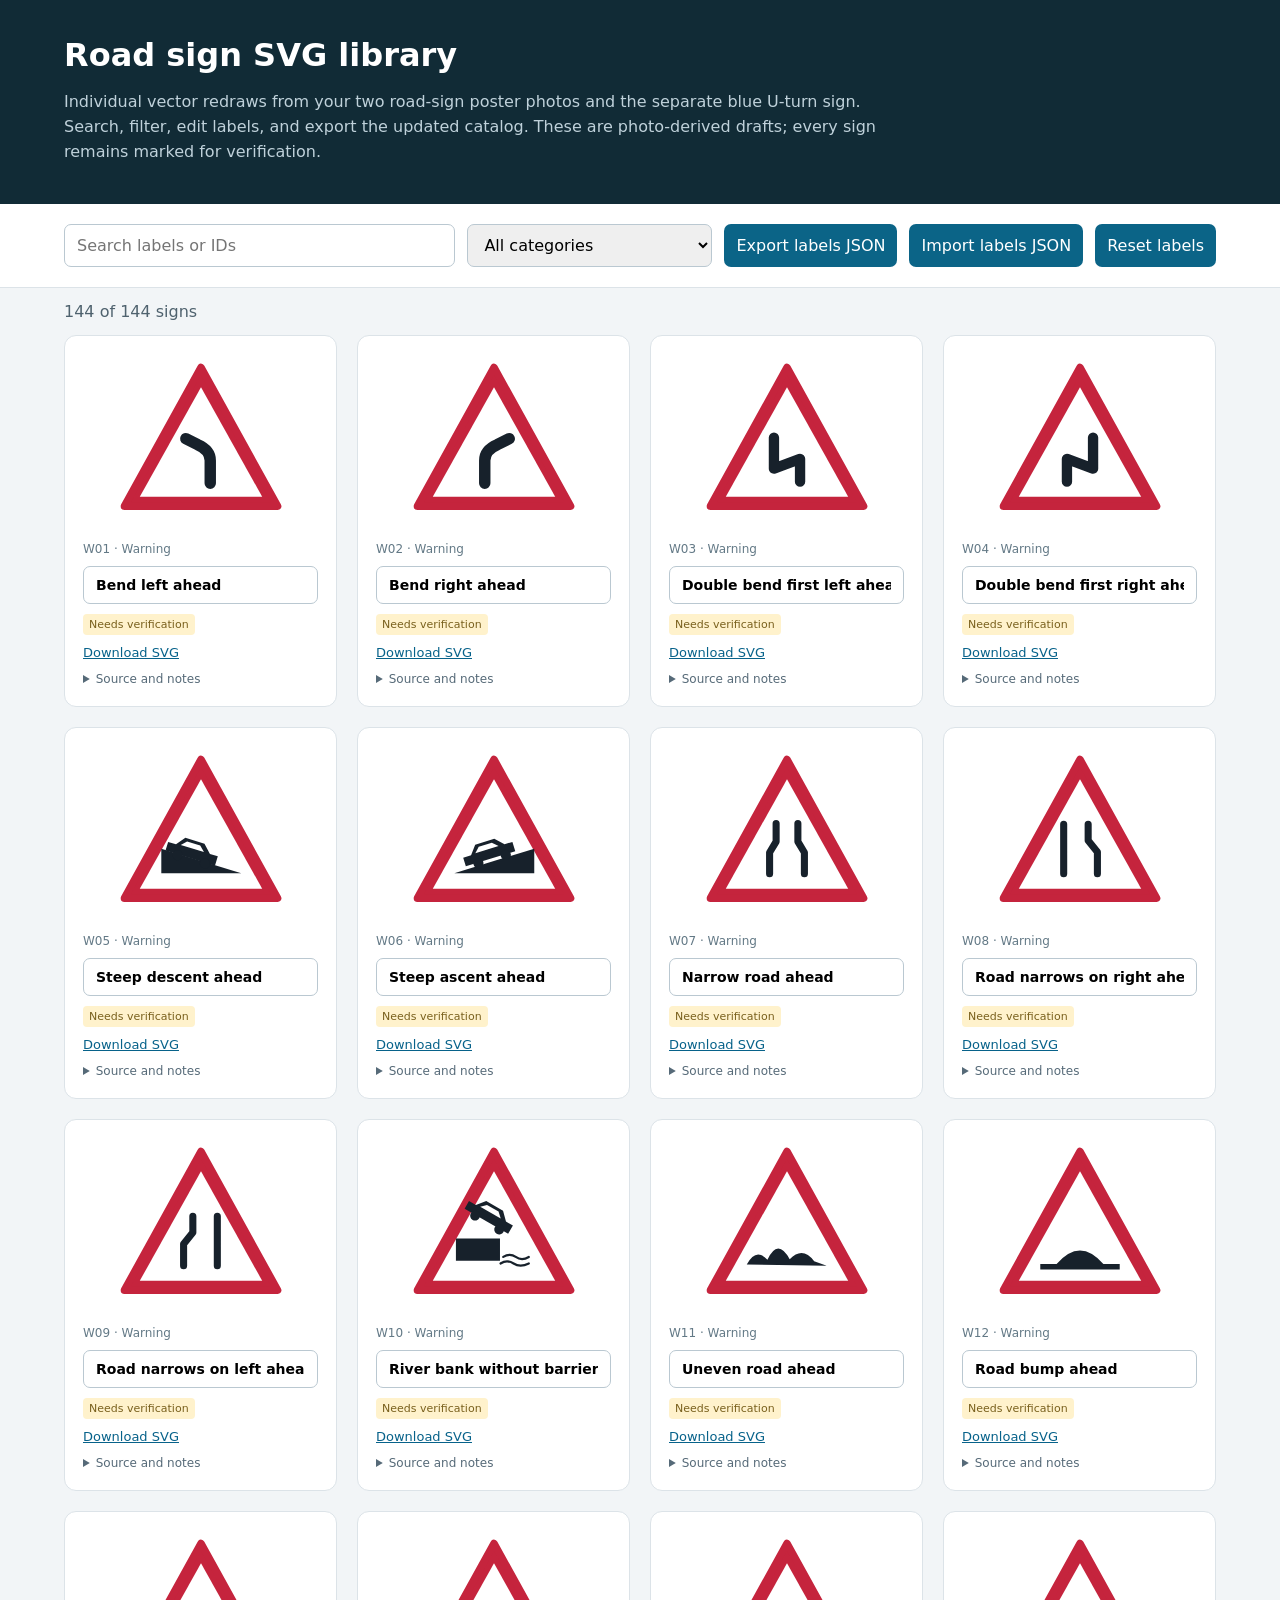
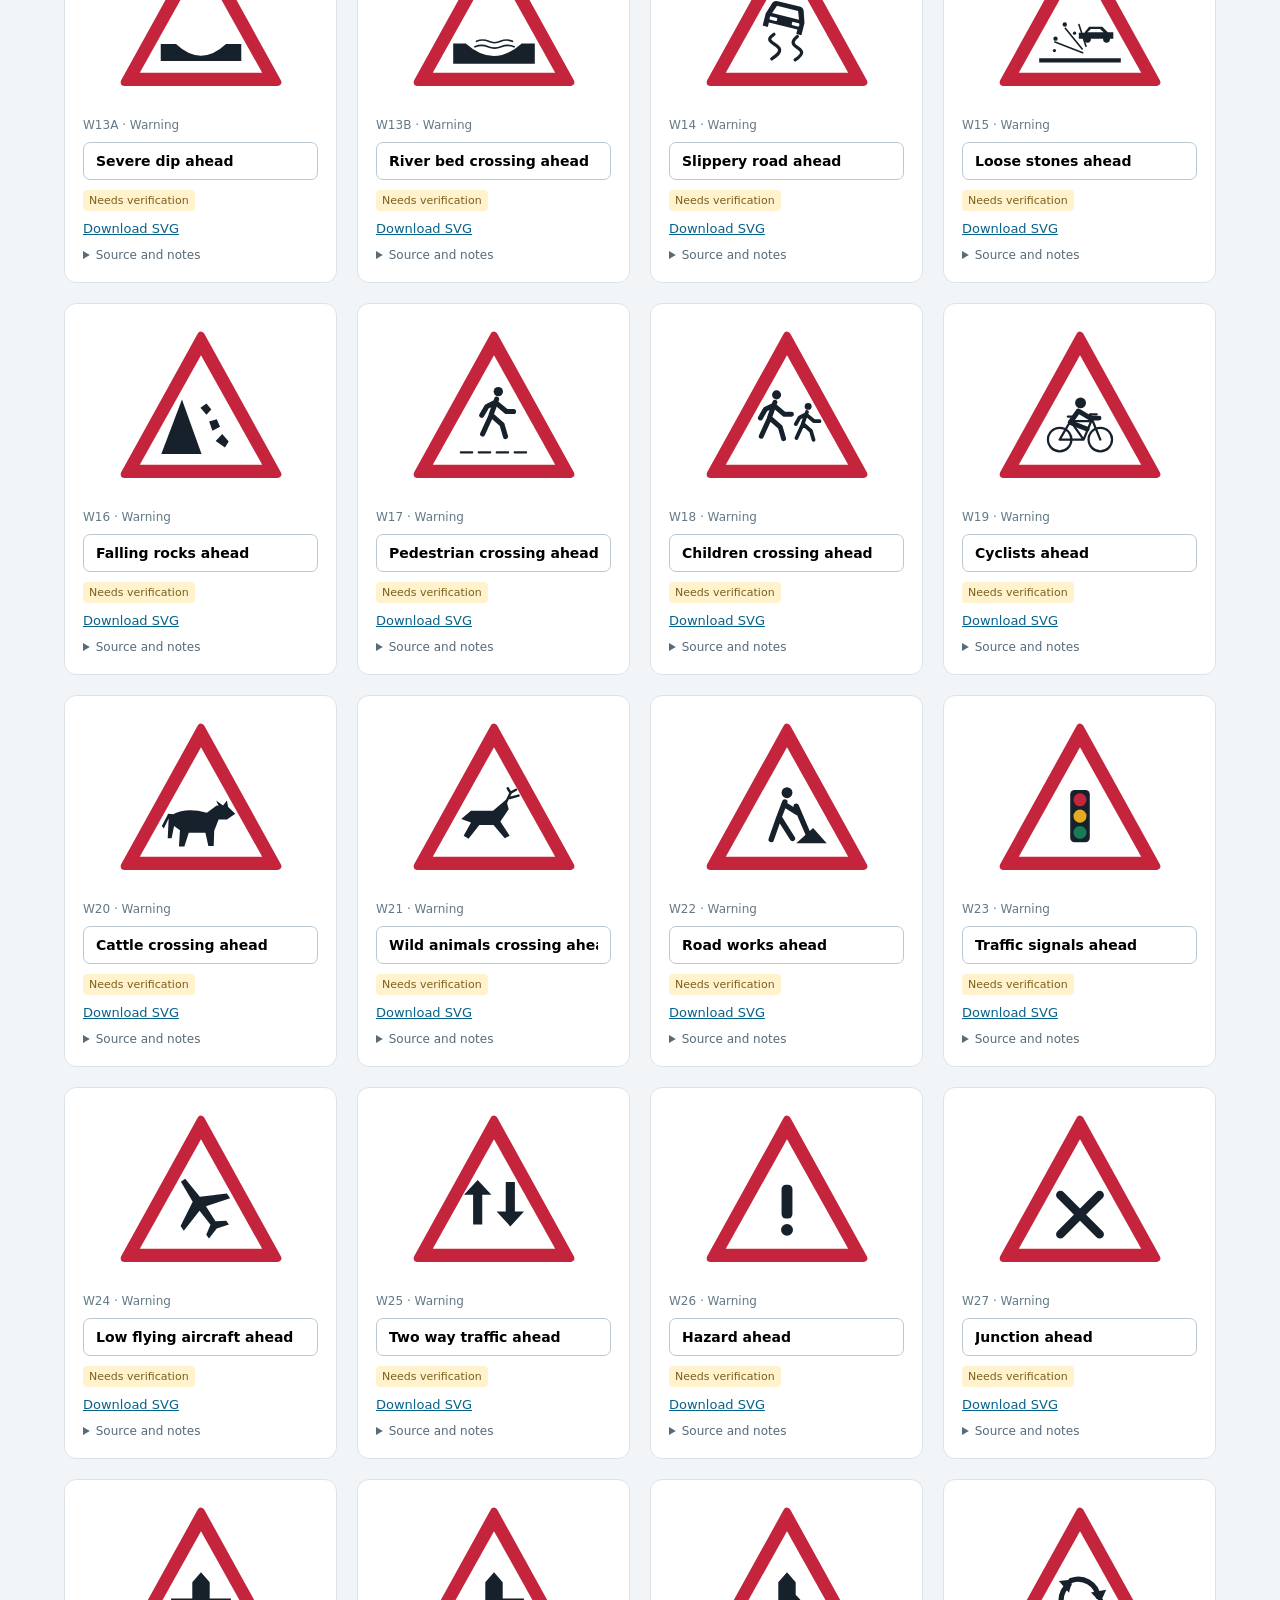
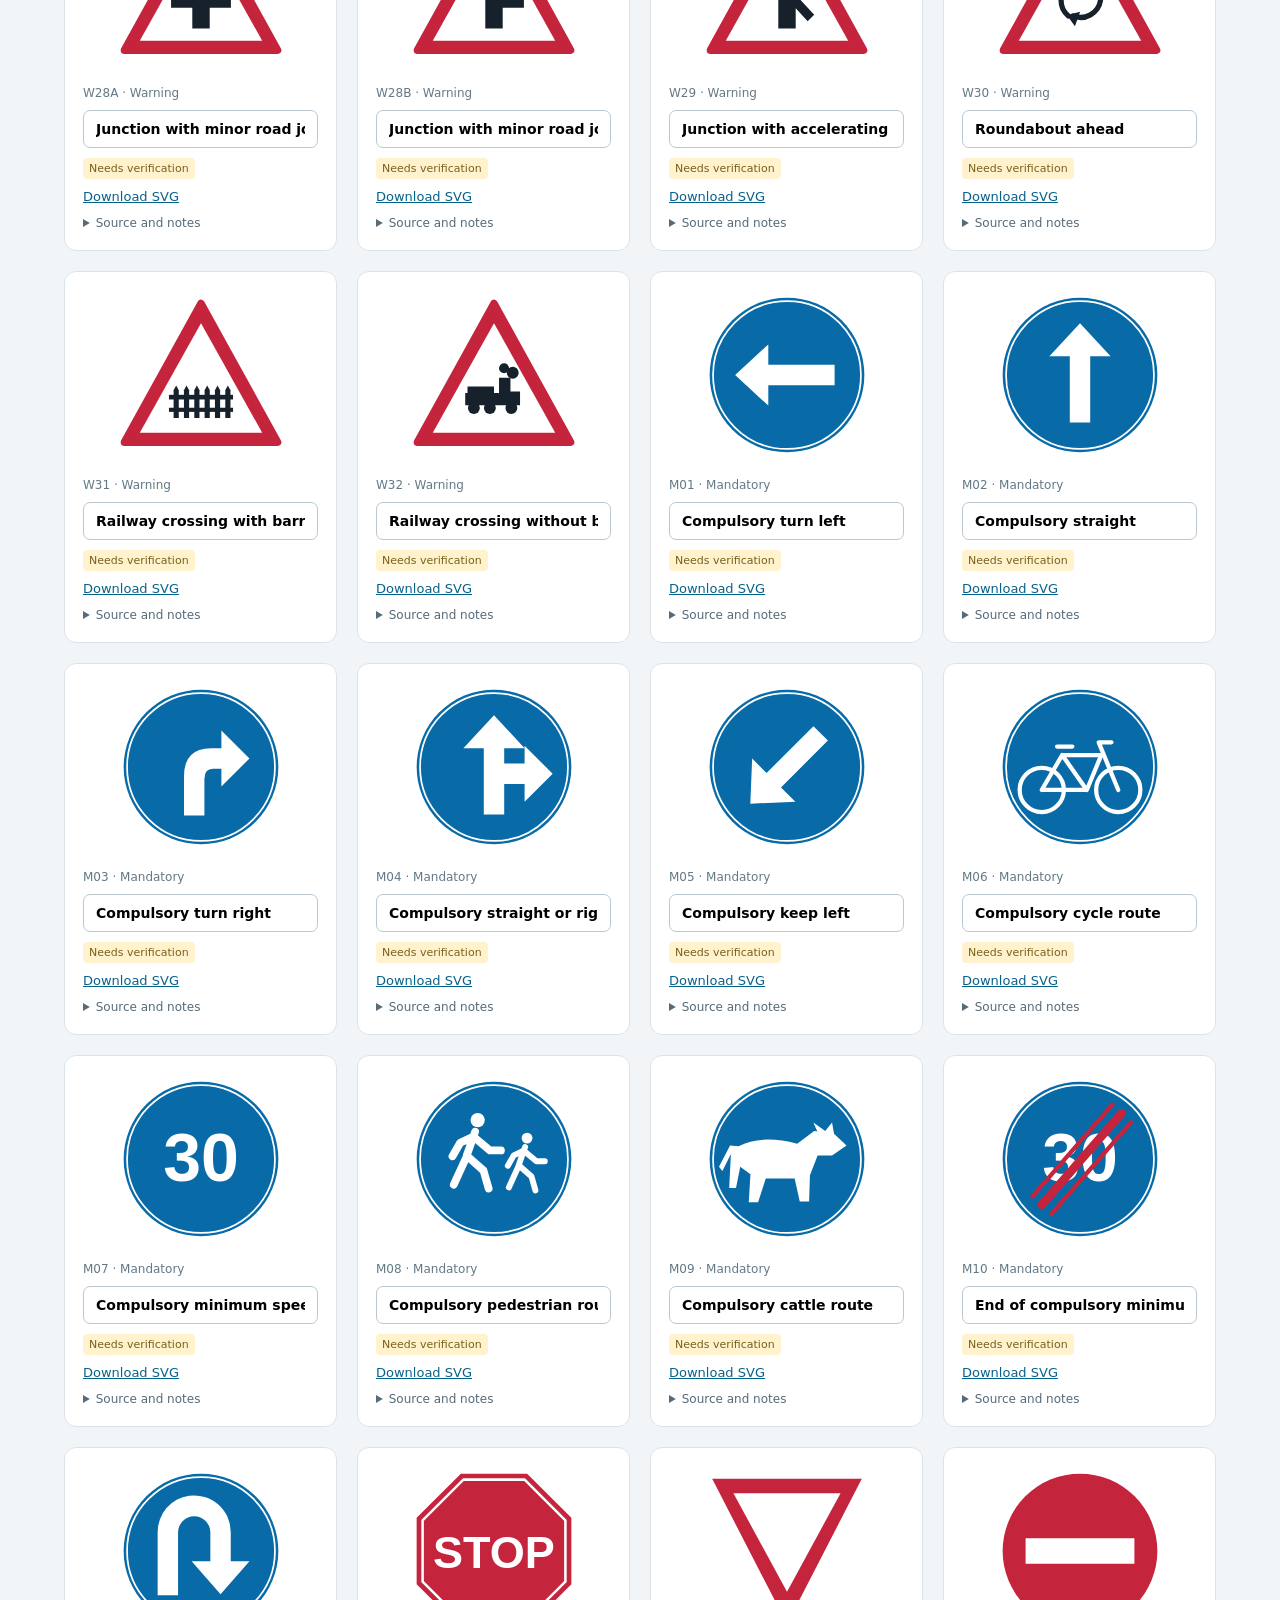
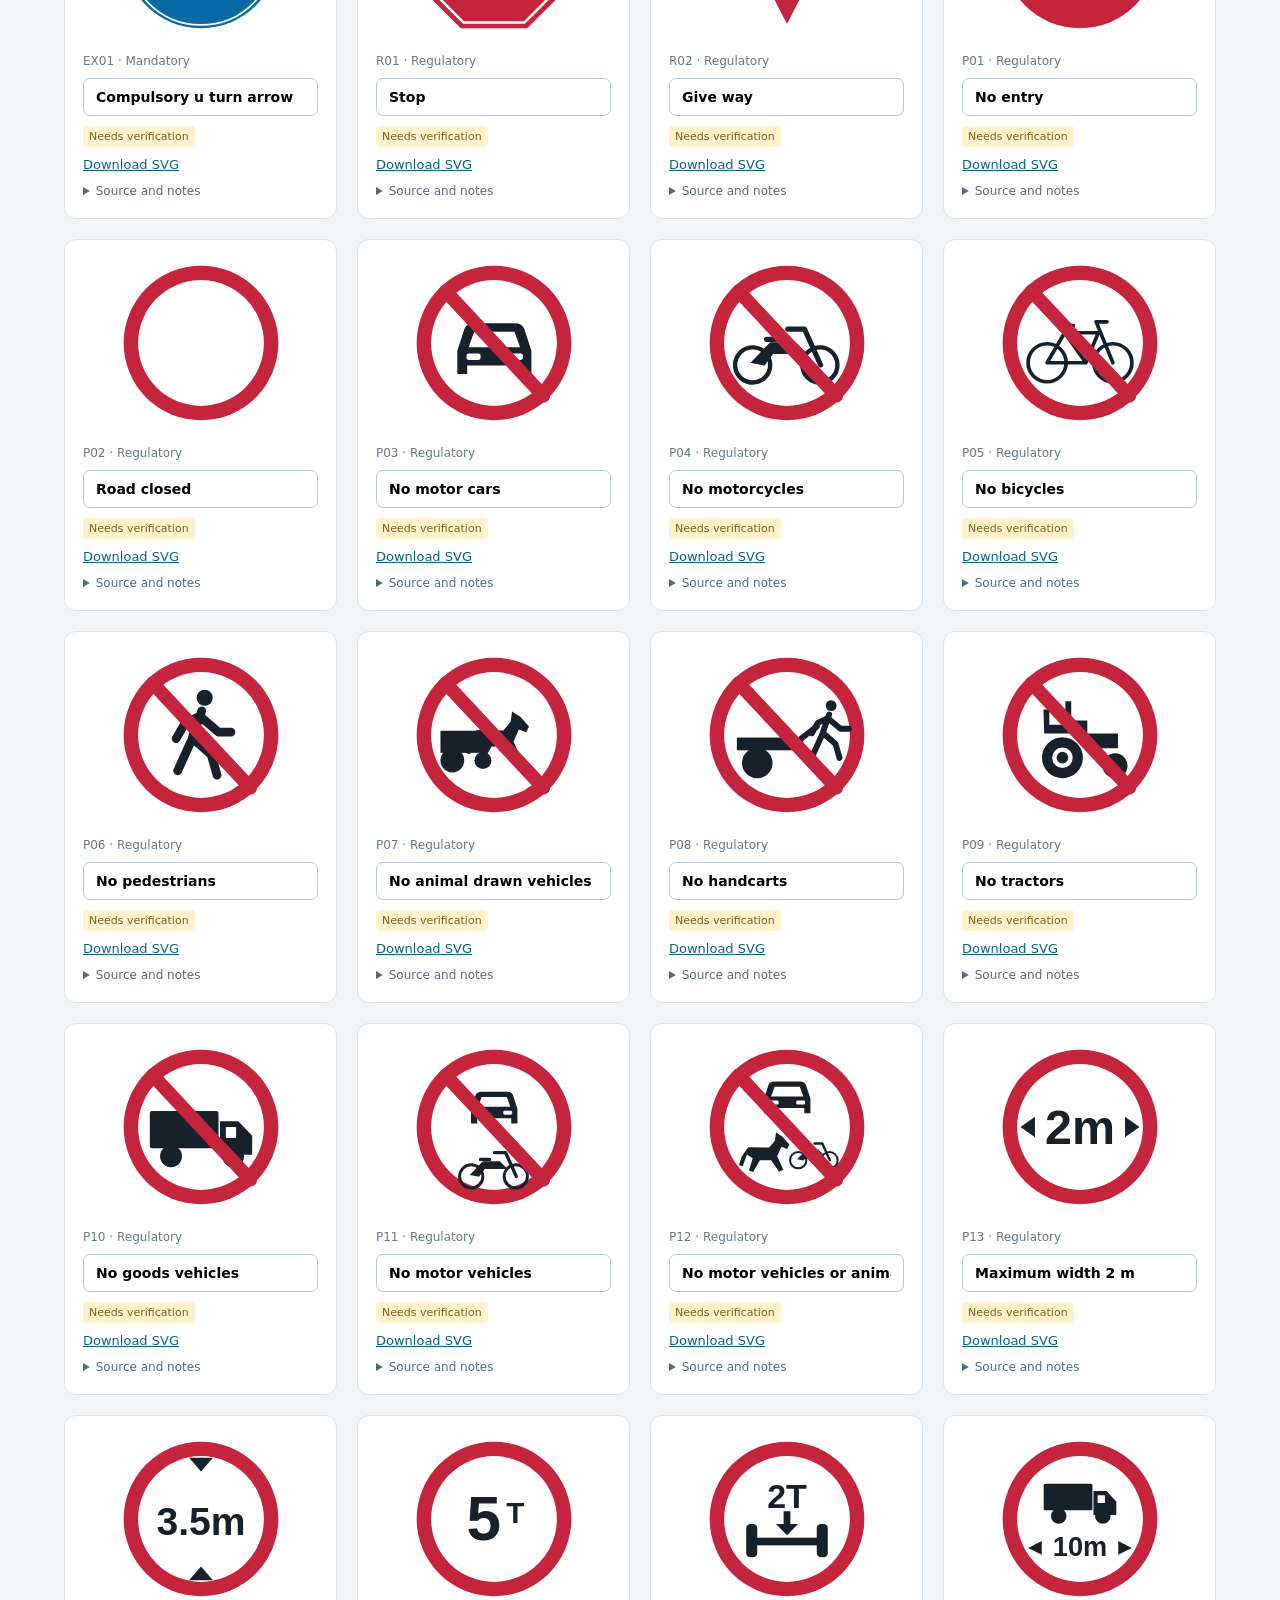
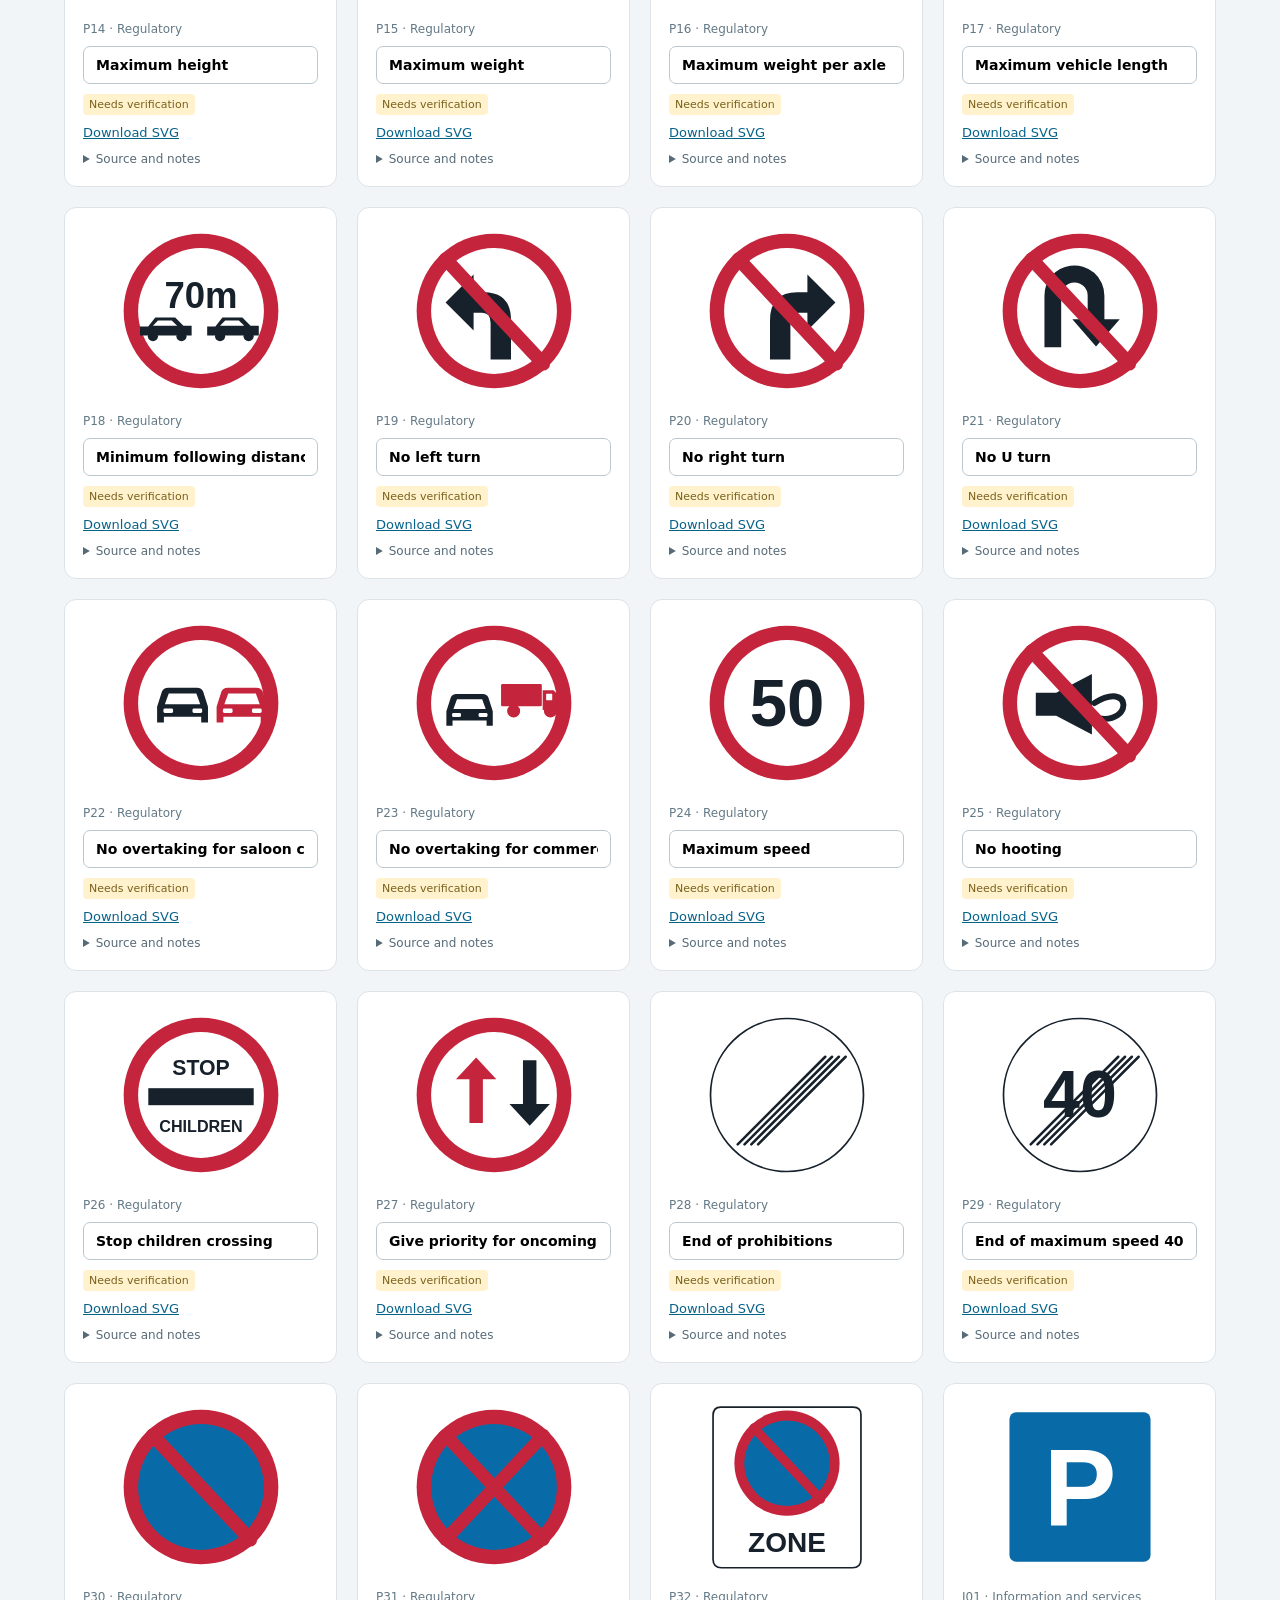
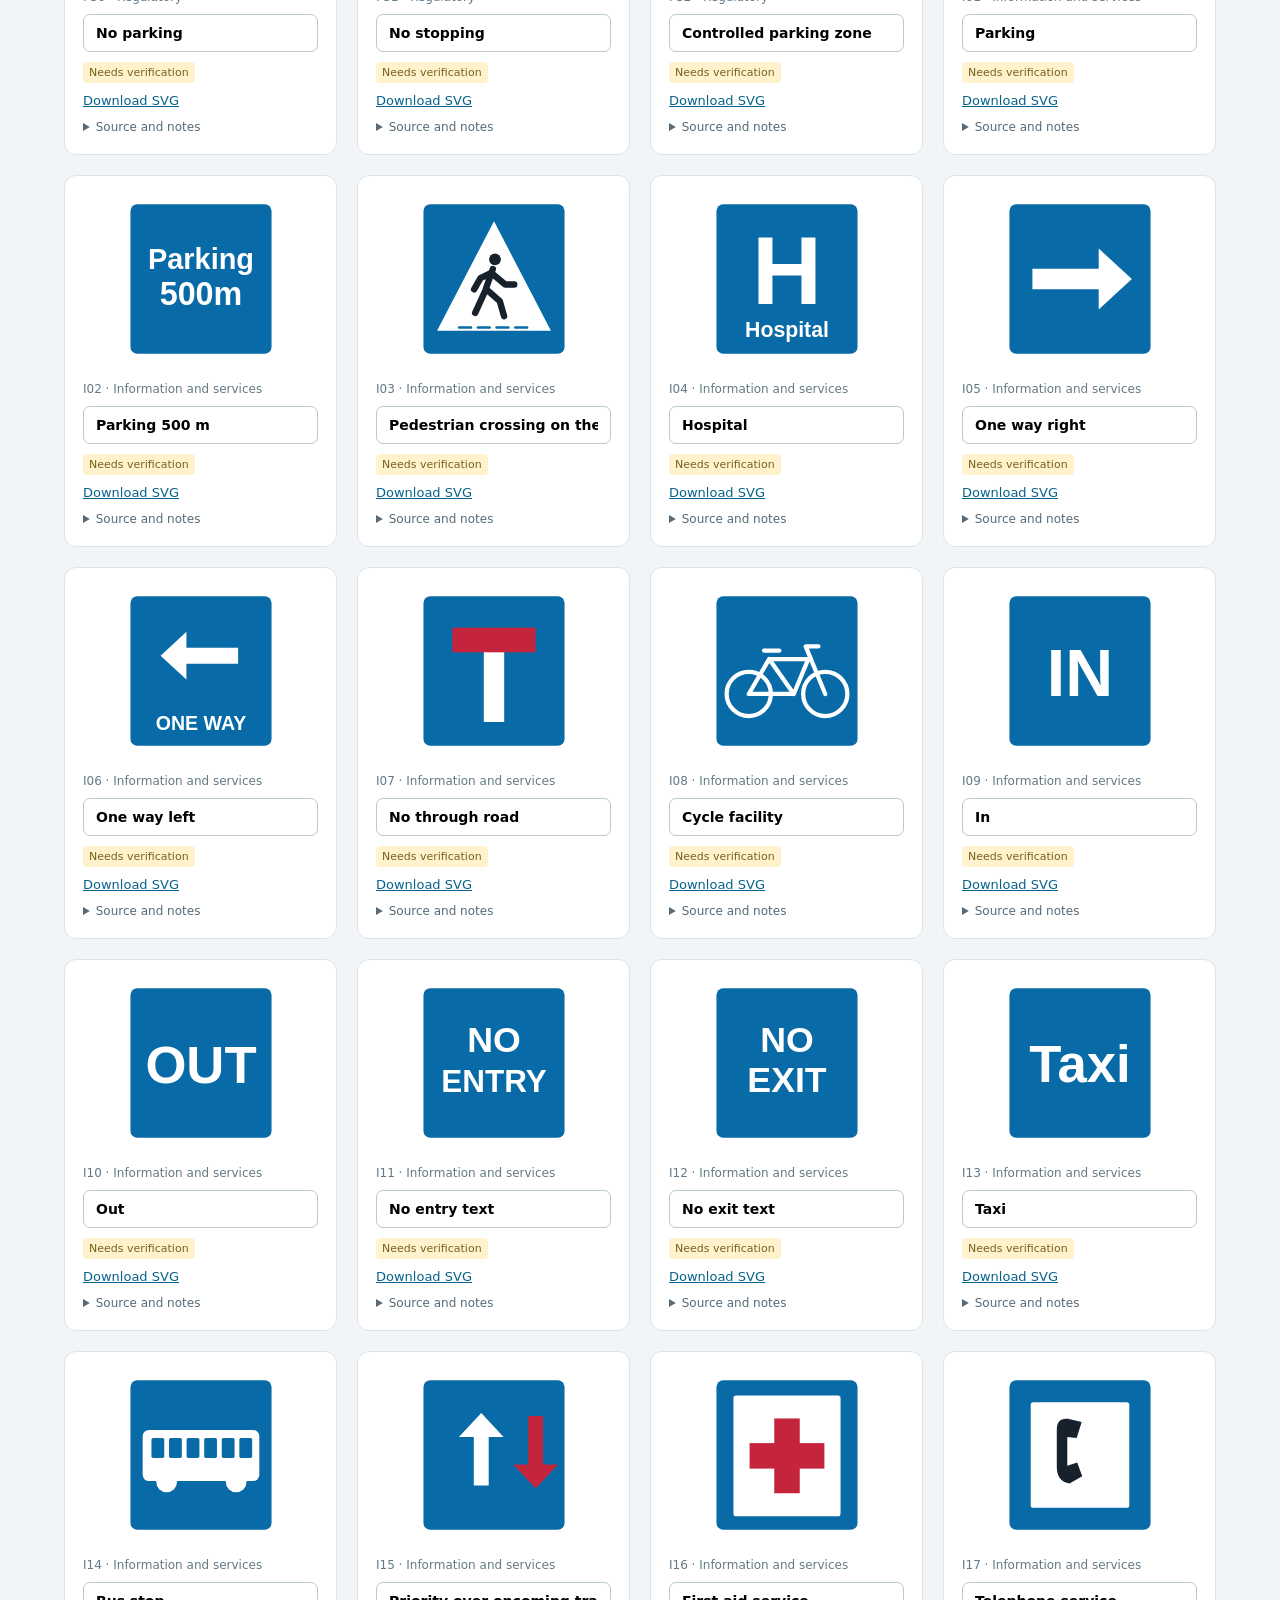
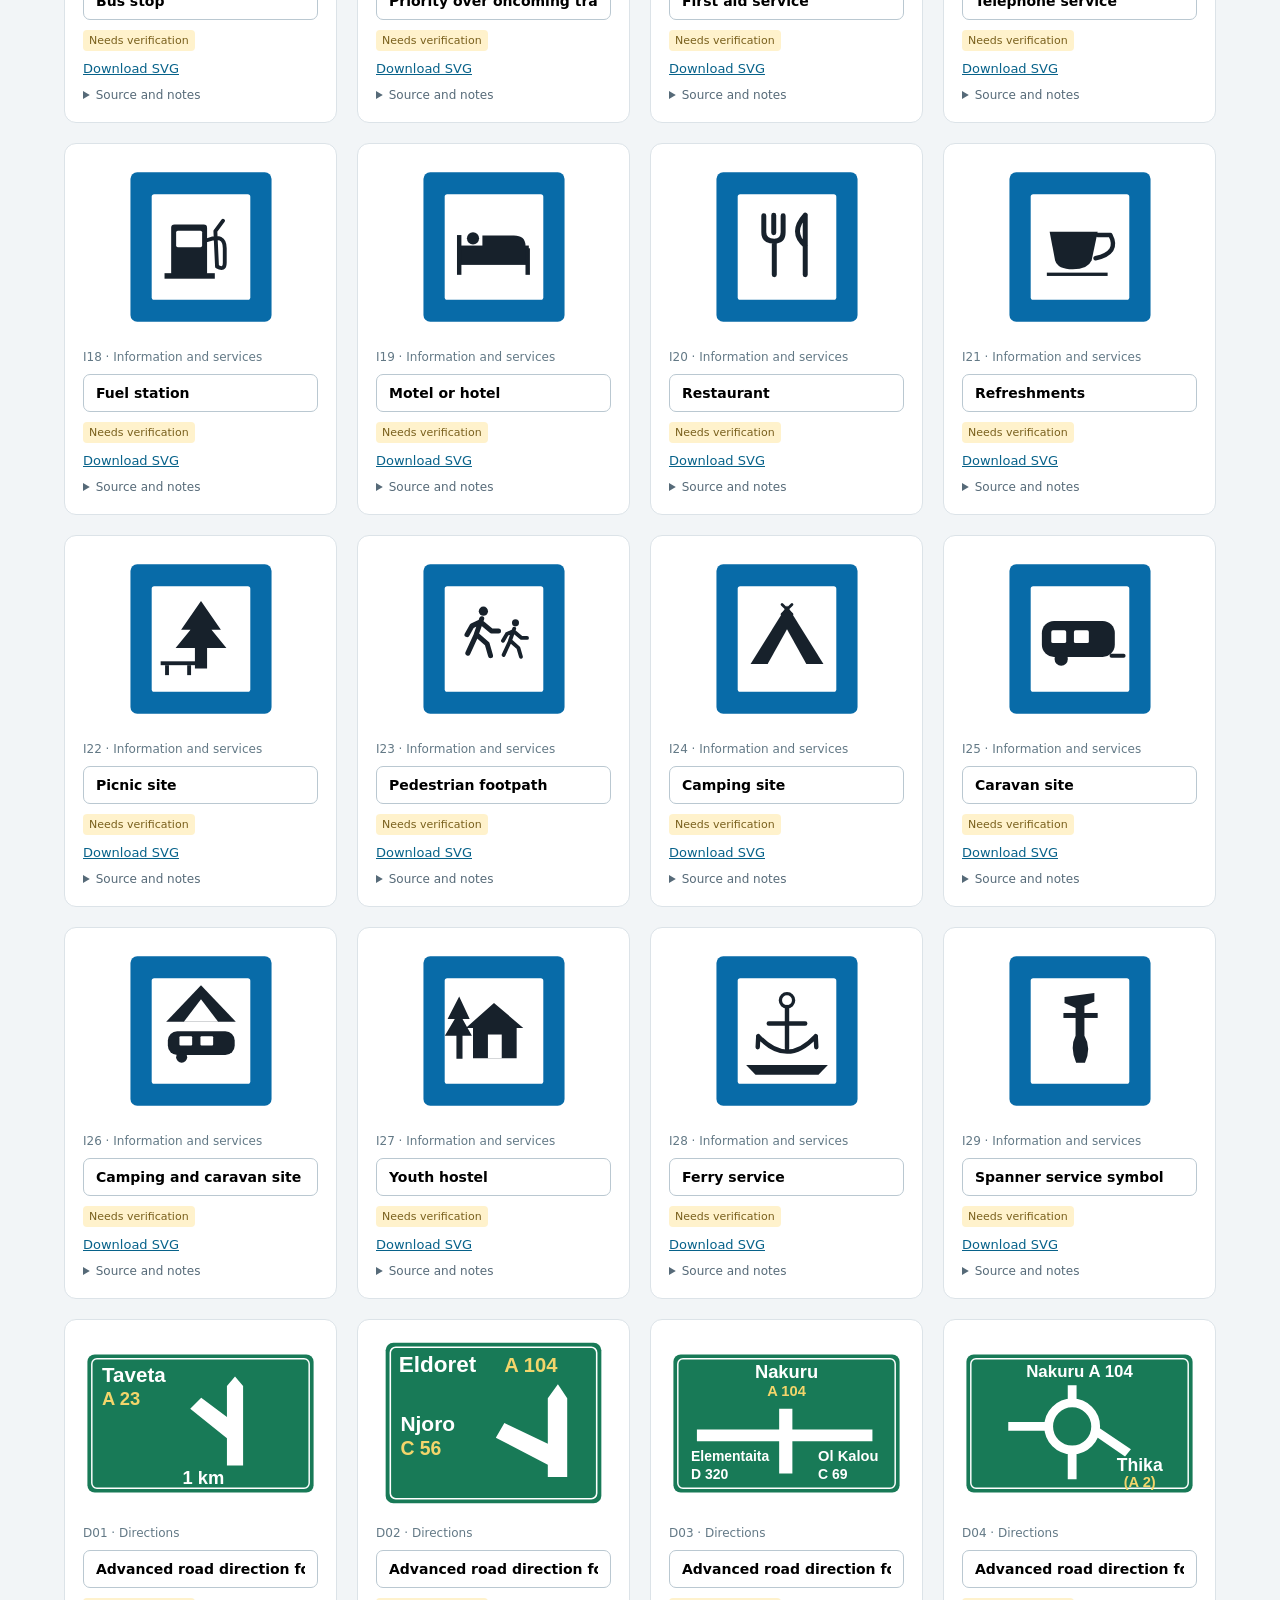
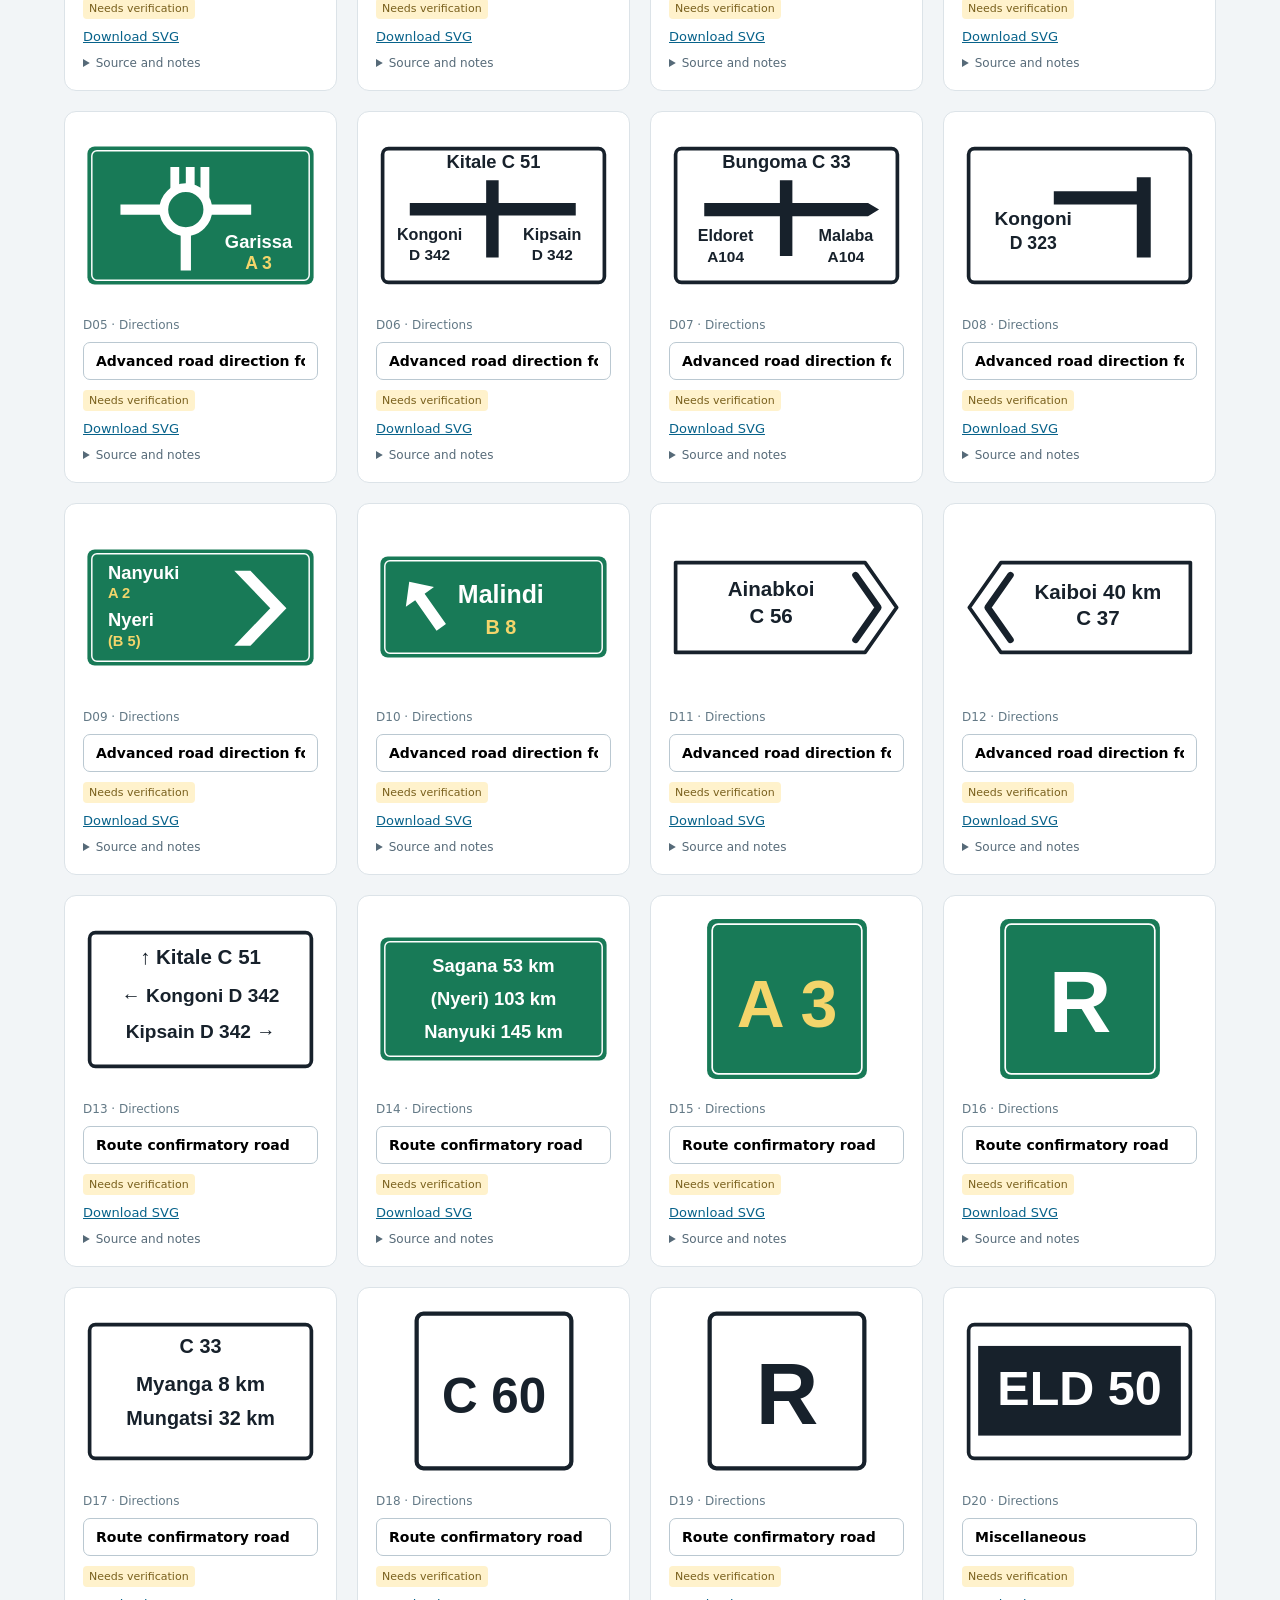
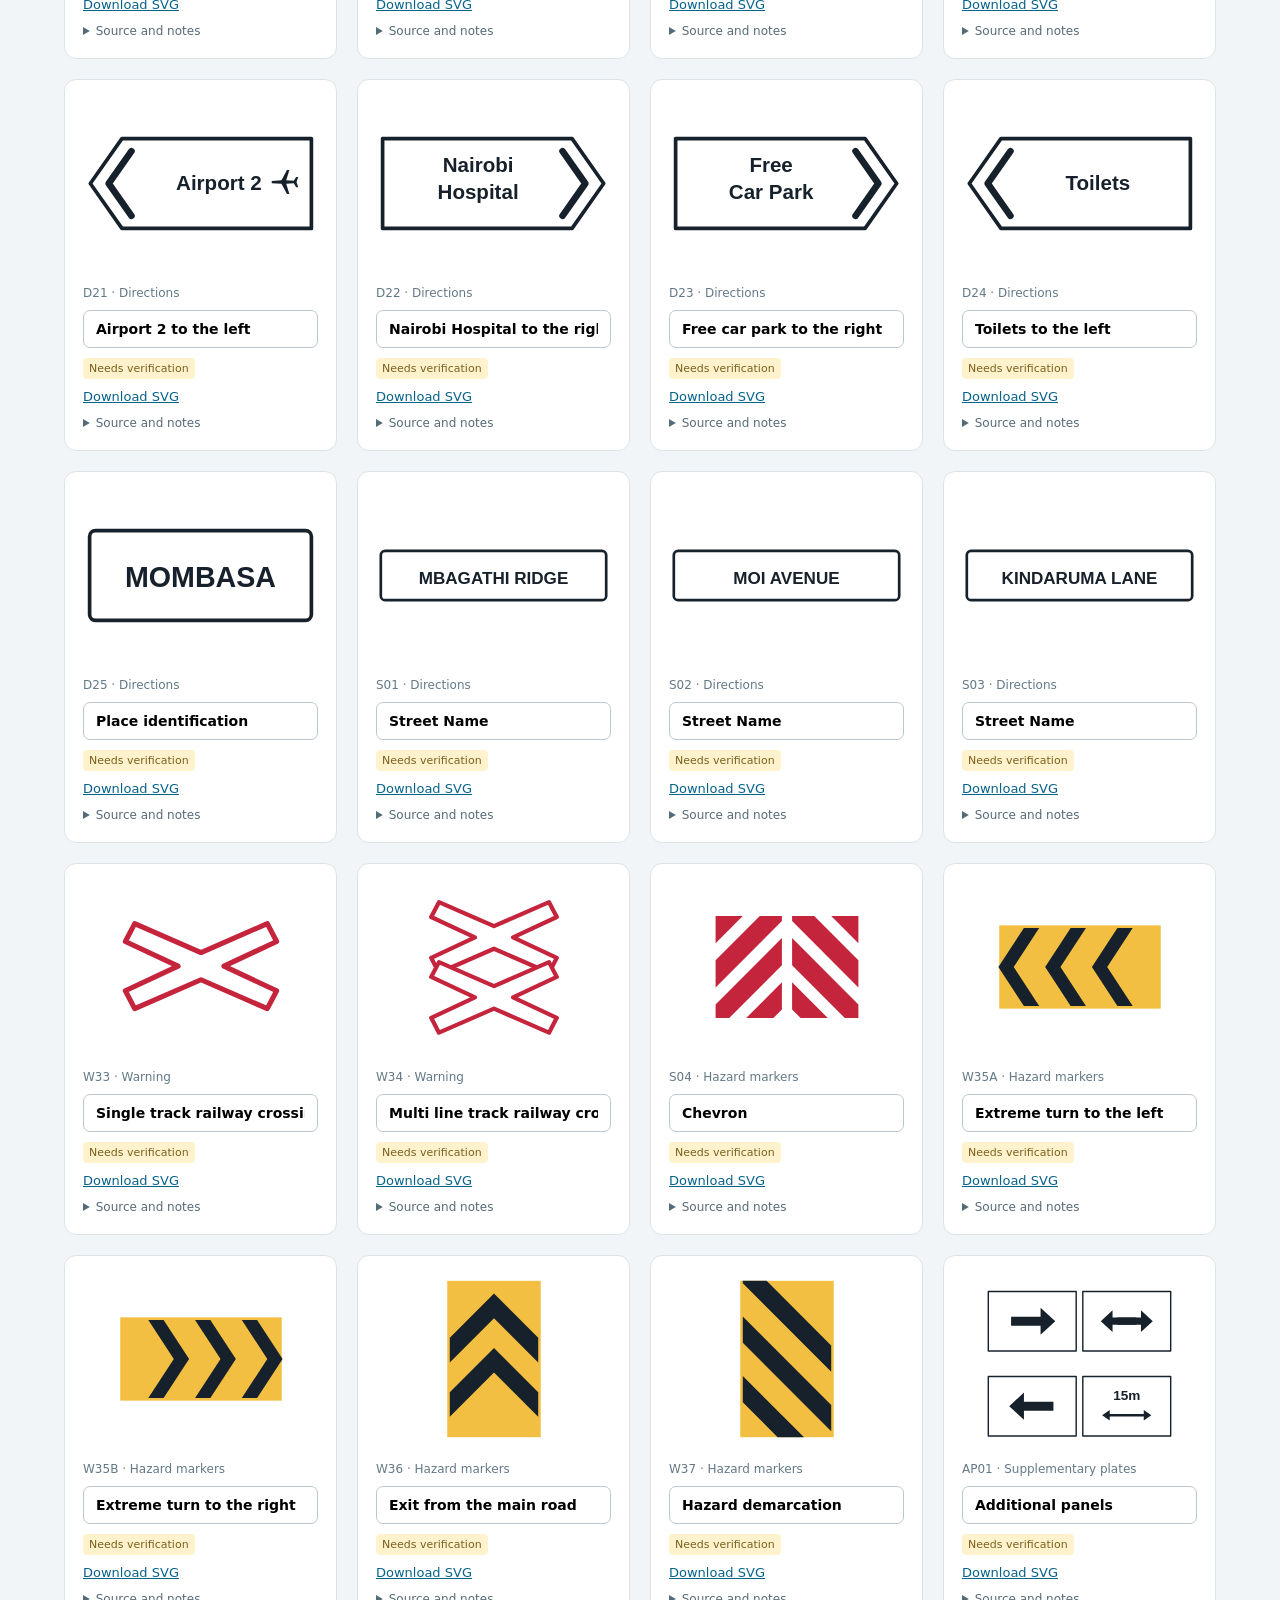
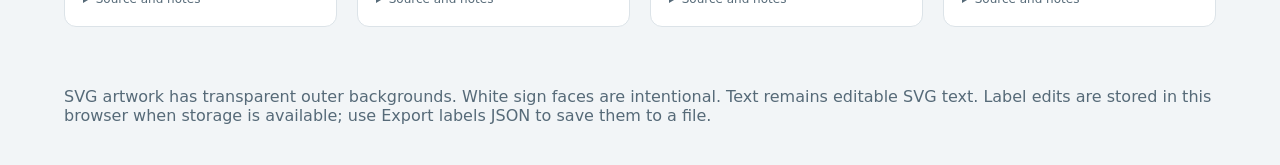
<file: signs/index.html>
<!doctype html>
<html lang="en"><meta charset="utf-8"><meta name="viewport" content="width=device-width,initial-scale=1">
<title>Road signs — SVG review library</title>
<style>
*{box-sizing:border-box}body{margin:0;background:#f2f5f7;color:#152534;font:16px system-ui,sans-serif}header{padding:36px 5vw 24px;background:#112b36;color:white}h1{font-size:32px;margin:0 0 12px}p{max-width:850px;line-height:1.55}header p{color:#bfd1da}nav{display:flex;flex-wrap:wrap;gap:12px;padding:20px 5vw;background:white;position:sticky;top:0;z-index:2;border-bottom:1px solid #dce3e8}input,select,button{font:inherit;border:1px solid #bac8d1;border-radius:7px;padding:10px 12px}button{cursor:pointer;background:#0b6487;color:white;border:none}#search{flex:1;min-width:180px}#count{padding:14px 5vw;color:#4f626e}main{padding:0 5vw 40px;display:grid;grid-template-columns:repeat(auto-fill,minmax(235px,1fr));gap:20px}article{background:white;border:1px solid #dce3e8;border-radius:12px;padding:18px;display:flex;flex-direction:column;gap:10px}article img{width:100%;height:170px;object-fit:contain;margin-bottom:8px}article input{width:100%;font-size:14px;font-weight:600}small{font-size:12px;color:#637986}a{color:#07628a;font-size:13px}details{font-size:12px;color:#566a78;line-height:1.5}footer{padding:20px 5vw 40px;color:#566a78}.badge{font-size:11px;background:#fff2cc;color:#79601d;border-radius:4px;padding:4px 6px;align-self:flex-start}.tools{display:flex;gap:10px;align-items:center}
</style>
<header><h1>Road sign SVG library</h1><p>Individual vector redraws from your two road-sign poster photos and the separate blue U-turn sign. Search, filter, edit labels, and export the updated catalog. These are photo-derived drafts; every sign remains marked for verification.</p></header>
<nav><input id="search" placeholder="Search labels or IDs" aria-label="Search signs"><select id="category" aria-label="Category"><option value="">All categories</option></select><button id="export">Export labels JSON</button><button id="import">Import labels JSON</button><input id="importFile" type="file" accept=".json,application/json" hidden><button id="reset">Reset labels</button></nav><div id="count" role="status"></div><main id="grid"></main><footer>SVG artwork has transparent outer backgrounds. White sign faces are intentional. Text remains editable SVG text. Label edits are stored in this browser when storage is available; use Export labels JSON to save them to a file.</footer>
<script src="label-rules.js"></script>
<script>
const original=[{"id": "w01-bend-left", "code": "W01", "label": "Bend left ahead", "category": "Warning", "svg": "svg/w01-bend-left.svg", "source": "IMG-20261014-WA0091.jpg", "status": "needs-verification", "notes": "Photo-derived reconstruction; label and geometry require verification."}, {"id": "w02-bend-right", "code": "W02", "label": "Bend right ahead", "category": "Warning", "svg": "svg/w02-bend-right.svg", "source": "IMG-20261014-WA0091.jpg", "status": "needs-verification", "notes": "Photo-derived reconstruction; label and geometry require verification."}, {"id": "w03-double-bend-first-left", "code": "W03", "label": "Double bend first left ahead", "category": "Warning", "svg": "svg/w03-double-bend-first-left.svg", "source": "IMG-20261014-WA0091.jpg", "status": "needs-verification", "notes": "Photo-derived reconstruction; label and geometry require verification."}, {"id": "w04-double-bend-first-right", "code": "W04", "label": "Double bend first right ahead", "category": "Warning", "svg": "svg/w04-double-bend-first-right.svg", "source": "IMG-20261014-WA0091.jpg", "status": "needs-verification", "notes": "Photo-derived reconstruction; label and geometry require verification."}, {"id": "w05-steep-descent", "code": "W05", "label": "Steep descent ahead", "category": "Warning", "svg": "svg/w05-steep-descent.svg", "source": "IMG-20261014-WA0091.jpg", "status": "needs-verification", "notes": "Gradient number is unreadable in the photo and has been omitted."}, {"id": "w06-steep-ascent", "code": "W06", "label": "Steep ascent ahead", "category": "Warning", "svg": "svg/w06-steep-ascent.svg", "source": "IMG-20261014-WA0091.jpg", "status": "needs-verification", "notes": "Gradient number is unreadable in the photo and has been omitted."}, {"id": "w07-road-narrows-on-both-sides", "code": "W07", "label": "Narrow road ahead", "category": "Warning", "svg": "svg/w07-road-narrows-on-both-sides.svg", "source": "IMG-20261014-WA0091.jpg", "status": "needs-verification", "notes": "Photo-derived reconstruction; label and geometry require verification."}, {"id": "w08-road-narrows-on-right", "code": "W08", "label": "Road narrows on right ahead", "category": "Warning", "svg": "svg/w08-road-narrows-on-right.svg", "source": "IMG-20261014-WA0091.jpg", "status": "needs-verification", "notes": "Photo-derived reconstruction; label and geometry require verification."}, {"id": "w09-road-narrows-on-left", "code": "W09", "label": "Road narrows on left ahead", "category": "Warning", "svg": "svg/w09-road-narrows-on-left.svg", "source": "IMG-20261014-WA0091.jpg", "status": "needs-verification", "notes": "Photo-derived reconstruction; label and geometry require verification."}, {"id": "w10-quayside-or-river-bank", "code": "W10", "label": "River bank without barrier ahead", "category": "Warning", "svg": "svg/w10-quayside-or-river-bank.svg", "source": "IMG-20261014-WA0091.jpg", "status": "needs-verification", "notes": "Photo-derived reconstruction; label and geometry require verification."}, {"id": "w11-uneven-road", "code": "W11", "label": "Uneven road ahead", "category": "Warning", "svg": "svg/w11-uneven-road.svg", "source": "IMG-20261014-WA0091.jpg", "status": "needs-verification", "notes": "Photo-derived reconstruction; label and geometry require verification."}, {"id": "w12-road-hump", "code": "W12", "label": "Road bump ahead", "category": "Warning", "svg": "svg/w12-road-hump.svg", "source": "IMG-20261014-WA0091.jpg", "status": "needs-verification", "notes": "Photo-derived reconstruction; label and geometry require verification."}, {"id": "w13a-dip-in-road", "code": "W13A", "label": "Severe dip ahead", "category": "Warning", "svg": "svg/w13a-dip-in-road.svg", "source": "IMG-20261014-WA0091.jpg", "status": "needs-verification", "notes": "Photo-derived reconstruction; label and geometry require verification."}, {"id": "w13b-ford", "code": "W13B", "label": "River bed crossing ahead", "category": "Warning", "svg": "svg/w13b-ford.svg", "source": "IMG-20261014-WA0091.jpg", "status": "needs-verification", "notes": "Photo-derived reconstruction; label and geometry require verification."}, {"id": "w14-slippery-road", "code": "W14", "label": "Slippery road ahead", "category": "Warning", "svg": "svg/w14-slippery-road.svg", "source": "IMG-20261014-WA0091.jpg", "status": "needs-verification", "notes": "Photo-derived reconstruction; label and geometry require verification."}, {"id": "w15-loose-stones", "code": "W15", "label": "Loose stones ahead", "category": "Warning", "svg": "svg/w15-loose-stones.svg", "source": "IMG-20261014-WA0091.jpg", "status": "needs-verification", "notes": "Photo-derived reconstruction; label and geometry require verification."}, {"id": "w16-falling-rocks", "code": "W16", "label": "Falling rocks ahead", "category": "Warning", "svg": "svg/w16-falling-rocks.svg", "source": "IMG-20261014-WA0091.jpg", "status": "needs-verification", "notes": "Photo-derived reconstruction; label and geometry require verification."}, {"id": "w17-pedestrian-crossing", "code": "W17", "label": "Pedestrian crossing ahead", "category": "Warning", "svg": "svg/w17-pedestrian-crossing.svg", "source": "IMG-20261014-WA0091.jpg", "status": "needs-verification", "notes": "Photo-derived reconstruction; label and geometry require verification."}, {"id": "w18-children-crossing", "code": "W18", "label": "Children crossing ahead", "category": "Warning", "svg": "svg/w18-children-crossing.svg", "source": "IMG-20261014-WA0091.jpg", "status": "needs-verification", "notes": "Photo-derived reconstruction; label and geometry require verification."}, {"id": "w19-cyclists", "code": "W19", "label": "Cyclists ahead", "category": "Warning", "svg": "svg/w19-cyclists.svg", "source": "IMG-20261014-WA0091.jpg", "status": "needs-verification", "notes": "Photo-derived reconstruction; label and geometry require verification."}, {"id": "w20-cattle", "code": "W20", "label": "Cattle crossing ahead", "category": "Warning", "svg": "svg/w20-cattle.svg", "source": "IMG-20261014-WA0091.jpg", "status": "needs-verification", "notes": "Photo-derived reconstruction; label and geometry require verification."}, {"id": "w21-wild-animals", "code": "W21", "label": "Wild animals crossing ahead", "category": "Warning", "svg": "svg/w21-wild-animals.svg", "source": "IMG-20261014-WA0091.jpg", "status": "needs-verification", "notes": "Photo-derived reconstruction; label and geometry require verification."}, {"id": "w22-road-works", "code": "W22", "label": "Road works ahead", "category": "Warning", "svg": "svg/w22-road-works.svg", "source": "IMG-20261014-WA0091.jpg", "status": "needs-verification", "notes": "Photo-derived reconstruction; label and geometry require verification."}, {"id": "w23-traffic-signals", "code": "W23", "label": "Traffic signals ahead", "category": "Warning", "svg": "svg/w23-traffic-signals.svg", "source": "IMG-20261014-WA0091.jpg", "status": "needs-verification", "notes": "Photo-derived reconstruction; label and geometry require verification."}, {"id": "w24-low-flying-aircraft", "code": "W24", "label": "Low flying aircraft ahead", "category": "Warning", "svg": "svg/w24-low-flying-aircraft.svg", "source": "IMG-20261014-WA0091.jpg", "status": "needs-verification", "notes": "Photo-derived reconstruction; label and geometry require verification."}, {"id": "w25-two-way-traffic", "code": "W25", "label": "Two way traffic ahead", "category": "Warning", "svg": "svg/w25-two-way-traffic.svg", "source": "IMG-20261014-WA0091.jpg", "status": "needs-verification", "notes": "Photo-derived reconstruction; label and geometry require verification."}, {"id": "w26-other-danger", "code": "W26", "label": "Hazard ahead", "category": "Warning", "svg": "svg/w26-other-danger.svg", "source": "IMG-20261014-WA0091.jpg", "status": "needs-verification", "notes": "Photo-derived reconstruction; label and geometry require verification."}, {"id": "w27-crossroads", "code": "W27", "label": "Junction ahead", "category": "Warning", "svg": "svg/w27-crossroads.svg", "source": "IMG-20261014-WA0091.jpg", "status": "needs-verification", "notes": "X-shaped junction symbol corrected to the user sketch on 2026-10-17."}, {"id": "w28a-junction-ahead-with-priority", "code": "W28A", "label": "Junction with minor road joining from both sides ahead", "category": "Warning", "svg": "svg/w28a-junction-ahead-with-priority.svg", "source": "IMG-20261014-WA0091.jpg", "status": "needs-verification", "notes": "Thick main road with thinner minor roads on both sides, matching the user sketch."}, {"id": "w28b-side-road-on-right", "code": "W28B", "label": "Junction with minor road joining from the right ahead", "category": "Warning", "svg": "svg/w28b-side-road-on-right.svg", "source": "IMG-20261014-WA0091.jpg", "status": "needs-verification", "notes": "Thick main road with a thinner minor road joining from the right, matching the user sketch."}, {"id": "w29-merging-traffic-from-left", "code": "W29", "label": "Junction with accelerating road joining from the right ahead", "category": "Warning", "svg": "svg/w29-merging-traffic-from-left.svg", "source": "IMG-20261014-WA0091.jpg", "status": "needs-verification", "notes": "Thick main road with an angled accelerating lane joining from the lower right, matching the user sketch."}, {"id": "w30-roundabout-ahead", "code": "W30", "label": "Roundabout ahead", "category": "Warning", "svg": "svg/w30-roundabout-ahead.svg", "source": "IMG-20261014-WA0091.jpg", "status": "needs-verification", "notes": "Photo-derived reconstruction; label and geometry require verification."}, {"id": "w31-level-crossing-with-gate", "code": "W31", "label": "Railway crossing with barrier ahead", "category": "Warning", "svg": "svg/w31-level-crossing-with-gate.svg", "source": "IMG-20261014-WA0091.jpg", "status": "needs-verification", "notes": "Photo-derived reconstruction; label and geometry require verification."}, {"id": "w32-level-crossing-without-gate", "code": "W32", "label": "Railway crossing without barrier ahead", "category": "Warning", "svg": "svg/w32-level-crossing-without-gate.svg", "source": "IMG-20261014-WA0091.jpg", "status": "needs-verification", "notes": "Photo-derived reconstruction; label and geometry require verification."}, {"id": "m01-turn-left", "code": "M01", "label": "Compulsory turn left", "category": "Mandatory", "svg": "svg/m01-turn-left.svg", "source": "IMG-20261014-WA0091.jpg", "status": "needs-verification", "notes": "Photo-derived reconstruction; label and geometry require verification."}, {"id": "m02-ahead-only", "code": "M02", "label": "Compulsory straight", "category": "Mandatory", "svg": "svg/m02-ahead-only.svg", "source": "IMG-20261014-WA0091.jpg", "status": "needs-verification", "notes": "Photo-derived reconstruction; label and geometry require verification."}, {"id": "m03-turn-right-ahead", "code": "M03", "label": "Compulsory turn right", "category": "Mandatory", "svg": "svg/m03-turn-right-ahead.svg", "source": "IMG-20261014-WA0091.jpg", "status": "needs-verification", "notes": "Photo-derived reconstruction; label and geometry require verification."}, {"id": "m04-ahead-or-right", "code": "M04", "label": "Compulsory straight or right", "category": "Mandatory", "svg": "svg/m04-ahead-or-right.svg", "source": "IMG-20261014-WA0091.jpg", "status": "needs-verification", "notes": "Photo-derived reconstruction; label and geometry require verification."}, {"id": "m05-keep-left", "code": "M05", "label": "Compulsory keep left", "category": "Mandatory", "svg": "svg/m05-keep-left.svg", "source": "IMG-20261014-WA0091.jpg", "status": "needs-verification", "notes": "Photo-derived reconstruction; label and geometry require verification."}, {"id": "m06-cycle-route", "code": "M06", "label": "Compulsory cycle route", "category": "Mandatory", "svg": "svg/m06-cycle-route.svg", "source": "IMG-20261014-WA0091.jpg", "status": "needs-verification", "notes": "Photo-derived reconstruction; label and geometry require verification."}, {"id": "m07-minimum-speed-30", "code": "M07", "label": "Compulsory minimum speed 30", "category": "Mandatory", "svg": "svg/m07-minimum-speed-30.svg", "source": "IMG-20261014-WA0091.jpg", "status": "needs-verification", "notes": "Photo-derived reconstruction; label and geometry require verification."}, {"id": "m08-pedestrian-route", "code": "M08", "label": "Compulsory pedestrian route", "category": "Mandatory", "svg": "svg/m08-pedestrian-route.svg", "source": "IMG-20261014-WA0091.jpg", "status": "needs-verification", "notes": "Photo-derived reconstruction; label and geometry require verification."}, {"id": "m09-cattle-route", "code": "M09", "label": "Compulsory cattle route", "category": "Mandatory", "svg": "svg/m09-cattle-route.svg", "source": "IMG-20261014-WA0091.jpg", "status": "needs-verification", "notes": "Animal silhouette and official sign meaning require verification."}, {"id": "m10-end-of-minimum-speed-30", "code": "M10", "label": "End of compulsory minimum speed 30", "category": "Mandatory", "svg": "svg/m10-end-of-minimum-speed-30.svg", "source": "IMG-20261014-WA0091.jpg", "status": "needs-verification", "notes": "Photo-derived reconstruction; label and geometry require verification."}, {"id": "ex01-u-turn-arrow", "code": "EX01", "label": "Compulsory u turn arrow", "category": "Mandatory", "svg": "svg/ex01-u-turn-arrow.svg", "source": "IMG-20261014-WA0092.jpg", "status": "needs-verification", "notes": "Separate blue U-turn sign to the right of the poster; verify its intended use."}, {"id": "r01-stop", "code": "R01", "label": "Stop", "category": "Regulatory", "svg": "svg/r01-stop.svg", "source": "IMG-20261014-WA0091.jpg", "status": "needs-verification", "notes": "Photo-derived reconstruction; label and geometry require verification."}, {"id": "r02-give-way", "code": "R02", "label": "Give way", "category": "Regulatory", "svg": "svg/r02-give-way.svg", "source": "IMG-20261014-WA0091.jpg", "status": "needs-verification", "notes": "Photo-derived reconstruction; label and geometry require verification."}, {"id": "p01-no-entry", "code": "P01", "label": "No entry", "category": "Regulatory", "svg": "svg/p01-no-entry.svg", "source": "IMG-20261014-WA0091.jpg", "status": "needs-verification", "notes": "Photo-derived reconstruction; label and geometry require verification."}, {"id": "p02-no-vehicles", "code": "P02", "label": "Road closed", "category": "Regulatory", "svg": "svg/p02-no-vehicles.svg", "source": "IMG-20261014-WA0091.jpg", "status": "needs-verification", "notes": "Photo-derived reconstruction; label and geometry require verification."}, {"id": "p03-no-motor-cars", "code": "P03", "label": "No motor cars", "category": "Regulatory", "svg": "svg/p03-no-motor-cars.svg", "source": "IMG-20261014-WA0091.jpg", "status": "needs-verification", "notes": "Photo-derived reconstruction; label and geometry require verification."}, {"id": "p04-no-motorcycles", "code": "P04", "label": "No motorcycles", "category": "Regulatory", "svg": "svg/p04-no-motorcycles.svg", "source": "IMG-20261014-WA0091.jpg", "status": "needs-verification", "notes": "Photo-derived reconstruction; label and geometry require verification."}, {"id": "p05-no-bicycles", "code": "P05", "label": "No bicycles", "category": "Regulatory", "svg": "svg/p05-no-bicycles.svg", "source": "IMG-20261014-WA0091.jpg", "status": "needs-verification", "notes": "Photo-derived reconstruction; label and geometry require verification."}, {"id": "p06-no-pedestrians", "code": "P06", "label": "No pedestrians", "category": "Regulatory", "svg": "svg/p06-no-pedestrians.svg", "source": "IMG-20261014-WA0091.jpg", "status": "needs-verification", "notes": "Photo-derived reconstruction; label and geometry require verification."}, {"id": "p07-no-animal-drawn-vehicles", "code": "P07", "label": "No animal drawn vehicles", "category": "Regulatory", "svg": "svg/p07-no-animal-drawn-vehicles.svg", "source": "IMG-20261014-WA0091.jpg", "status": "needs-verification", "notes": "The cart and animal are reconstructed silhouettes; confirm against a clearer original."}, {"id": "p08-no-handcarts", "code": "P08", "label": "No handcarts", "category": "Regulatory", "svg": "svg/p08-no-handcarts.svg", "source": "IMG-20261014-WA0091.jpg", "status": "needs-verification", "notes": "Photo-derived reconstruction; label and geometry require verification."}, {"id": "p09-no-tractors", "code": "P09", "label": "No tractors", "category": "Regulatory", "svg": "svg/p09-no-tractors.svg", "source": "IMG-20261014-WA0091.jpg", "status": "needs-verification", "notes": "Photo-derived reconstruction; label and geometry require verification."}, {"id": "p10-no-goods-vehicles", "code": "P10", "label": "No goods vehicles", "category": "Regulatory", "svg": "svg/p10-no-goods-vehicles.svg", "source": "IMG-20261014-WA0091.jpg", "status": "needs-verification", "notes": "Photo-derived reconstruction; label and geometry require verification."}, {"id": "p11-no-motor-vehicles", "code": "P11", "label": "No motor vehicles", "category": "Regulatory", "svg": "svg/p11-no-motor-vehicles.svg", "source": "IMG-20261014-WA0091.jpg", "status": "needs-verification", "notes": "Photo-derived reconstruction; label and geometry require verification."}, {"id": "p12-no-motor-vehicles-or-animal-drawn-vehicles", "code": "P12", "label": "No motor vehicles or animal drawn vehicles", "category": "Regulatory", "svg": "svg/p12-no-motor-vehicles-or-animal-drawn-vehicles.svg", "source": "IMG-20261014-WA0091.jpg", "status": "needs-verification", "notes": "The lower symbols are small in the source; this combination needs confirmation."}, {"id": "p13-maximum-width-2-m", "code": "P13", "label": "Maximum width 2 m", "category": "Regulatory", "svg": "svg/p13-maximum-width-2-m.svg", "source": "IMG-20261014-WA0091.jpg", "status": "needs-verification", "notes": "Photo-derived reconstruction; label and geometry require verification."}, {"id": "p14-maximum-height-3-5-m", "code": "P14", "label": "Maximum height", "category": "Regulatory", "svg": "svg/p14-maximum-height-3-5-m.svg", "source": "IMG-20261014-WA0091.jpg", "status": "needs-verification", "notes": "Photo-derived reconstruction; label and geometry require verification."}, {"id": "p15-maximum-gross-weight-5-t", "code": "P15", "label": "Maximum weight", "category": "Regulatory", "svg": "svg/p15-maximum-gross-weight-5-t.svg", "source": "IMG-20261014-WA0091.jpg", "status": "needs-verification", "notes": "Photo-derived reconstruction; label and geometry require verification."}, {"id": "p16-maximum-axle-weight-2-t", "code": "P16", "label": "Maximum weight per axle", "category": "Regulatory", "svg": "svg/p16-maximum-axle-weight-2-t.svg", "source": "IMG-20261014-WA0091.jpg", "status": "needs-verification", "notes": "Photo-derived reconstruction; label and geometry require verification."}, {"id": "p17-maximum-vehicle-length-10-m", "code": "P17", "label": "Maximum vehicle length", "category": "Regulatory", "svg": "svg/p17-maximum-vehicle-length-10-m.svg", "source": "IMG-20261014-WA0091.jpg", "status": "needs-verification", "notes": "Photo-derived reconstruction; label and geometry require verification."}, {"id": "p18-minimum-following-distance-70-m", "code": "P18", "label": "Minimum following distance on a highway", "category": "Regulatory", "svg": "svg/p18-minimum-following-distance-70-m.svg", "source": "IMG-20261014-WA0091.jpg", "status": "needs-verification", "notes": "The photographed sign shows 70 m; verify the official label and vehicle silhouettes."}, {"id": "p19-no-left-turn", "code": "P19", "label": "No left turn", "category": "Regulatory", "svg": "svg/p19-no-left-turn.svg", "source": "IMG-20261014-WA0091.jpg", "status": "needs-verification", "notes": "Photo-derived reconstruction; label and geometry require verification."}, {"id": "p20-no-right-turn", "code": "P20", "label": "No right turn", "category": "Regulatory", "svg": "svg/p20-no-right-turn.svg", "source": "IMG-20261014-WA0091.jpg", "status": "needs-verification", "notes": "Photo-derived reconstruction; label and geometry require verification."}, {"id": "p21-no-u-turn", "code": "P21", "label": "No U turn", "category": "Regulatory", "svg": "svg/p21-no-u-turn.svg", "source": "IMG-20261014-WA0091.jpg", "status": "needs-verification", "notes": "Photo-derived reconstruction; label and geometry require verification."}, {"id": "p22-no-overtaking", "code": "P22", "label": "No overtaking for saloon cars", "category": "Regulatory", "svg": "svg/p22-no-overtaking.svg", "source": "IMG-20261014-WA0091.jpg", "status": "needs-verification", "notes": "Photo-derived reconstruction; label and geometry require verification."}, {"id": "p23-no-overtaking-by-goods-vehicles", "code": "P23", "label": "No overtaking for commercial vehicles", "category": "Regulatory", "svg": "svg/p23-no-overtaking-by-goods-vehicles.svg", "source": "IMG-20261014-WA0091.jpg", "status": "needs-verification", "notes": "Photo-derived reconstruction; label and geometry require verification."}, {"id": "p24-maximum-speed-50", "code": "P24", "label": "Maximum speed", "category": "Regulatory", "svg": "svg/p24-maximum-speed-50.svg", "source": "IMG-20261014-WA0091.jpg", "status": "needs-verification", "notes": "Photo-derived reconstruction; label and geometry require verification."}, {"id": "p25-no-sounding-horn", "code": "P25", "label": "No hooting", "category": "Regulatory", "svg": "svg/p25-no-sounding-horn.svg", "source": "IMG-20261014-WA0091.jpg", "status": "needs-verification", "notes": "Photo-derived reconstruction; label and geometry require verification."}, {"id": "p26-stop-children-crossing", "code": "P26", "label": "Stop children crossing", "category": "Regulatory", "svg": "svg/p26-stop-children-crossing.svg", "source": "IMG-20261014-WA0091.jpg", "status": "needs-verification", "notes": "Photo-derived reconstruction; label and geometry require verification."}, {"id": "p27-give-priority-to-oncoming-traffic", "code": "P27", "label": "Give priority for oncoming traffic", "category": "Regulatory", "svg": "svg/p27-give-priority-to-oncoming-traffic.svg", "source": "IMG-20261014-WA0091.jpg", "status": "needs-verification", "notes": "Photo-derived reconstruction; label and geometry require verification."}, {"id": "p28-end-of-restrictions", "code": "P28", "label": "End of prohibitions", "category": "Regulatory", "svg": "svg/p28-end-of-restrictions.svg", "source": "IMG-20261014-WA0091.jpg", "status": "needs-verification", "notes": "Photo-derived reconstruction; label and geometry require verification."}, {"id": "p29-end-of-maximum-speed-40", "code": "P29", "label": "End of maximum speed 40", "category": "Regulatory", "svg": "svg/p29-end-of-maximum-speed-40.svg", "source": "IMG-20261014-WA0091.jpg", "status": "needs-verification", "notes": "Photo-derived reconstruction; label and geometry require verification."}, {"id": "p30-no-parking", "code": "P30", "label": "No parking", "category": "Regulatory", "svg": "svg/p30-no-parking.svg", "source": "IMG-20261014-WA0091.jpg", "status": "needs-verification", "notes": "Photo-derived reconstruction; label and geometry require verification."}, {"id": "p31-no-stopping", "code": "P31", "label": "No stopping", "category": "Regulatory", "svg": "svg/p31-no-stopping.svg", "source": "IMG-20261014-WA0091.jpg", "status": "needs-verification", "notes": "Photo-derived reconstruction; label and geometry require verification."}, {"id": "p32-no-parking-zone", "code": "P32", "label": "Controlled parking zone", "category": "Regulatory", "svg": "svg/p32-no-parking-zone.svg", "source": "IMG-20261014-WA0091.jpg", "status": "needs-verification", "notes": "Photo-derived reconstruction; label and geometry require verification."}, {"id": "i01-parking", "code": "I01", "label": "Parking", "category": "Information and services", "svg": "svg/i01-parking.svg", "source": "IMG-20261014-WA0092.jpg", "status": "needs-verification", "notes": "Photo-derived reconstruction; label and geometry require verification."}, {"id": "i02-parking-500-m", "code": "I02", "label": "Parking 500 m", "category": "Information and services", "svg": "svg/i02-parking-500-m.svg", "source": "IMG-20261014-WA0092.jpg", "status": "needs-verification", "notes": "Photo-derived reconstruction; label and geometry require verification."}, {"id": "i03-pedestrian-crossing-information", "code": "I03", "label": "Pedestrian crossing on the spot", "category": "Information and services", "svg": "svg/i03-pedestrian-crossing-information.svg", "source": "IMG-20261014-WA0092.jpg", "status": "needs-verification", "notes": "Photo-derived reconstruction; label and geometry require verification."}, {"id": "i04-hospital", "code": "I04", "label": "Hospital", "category": "Information and services", "svg": "svg/i04-hospital.svg", "source": "IMG-20261014-WA0092.jpg", "status": "needs-verification", "notes": "Photo-derived reconstruction; label and geometry require verification."}, {"id": "i05-one-way-right", "code": "I05", "label": "One way right", "category": "Information and services", "svg": "svg/i05-one-way-right.svg", "source": "IMG-20261014-WA0092.jpg", "status": "needs-verification", "notes": "Photo-derived reconstruction; label and geometry require verification."}, {"id": "i06-one-way-left", "code": "I06", "label": "One way left", "category": "Information and services", "svg": "svg/i06-one-way-left.svg", "source": "IMG-20261014-WA0092.jpg", "status": "needs-verification", "notes": "Photo-derived reconstruction; label and geometry require verification."}, {"id": "i07-no-through-road", "code": "I07", "label": "No through road", "category": "Information and services", "svg": "svg/i07-no-through-road.svg", "source": "IMG-20261014-WA0092.jpg", "status": "needs-verification", "notes": "Photo-derived reconstruction; label and geometry require verification."}, {"id": "i08-cycle-facility", "code": "I08", "label": "Cycle facility", "category": "Information and services", "svg": "svg/i08-cycle-facility.svg", "source": "IMG-20261014-WA0092.jpg", "status": "needs-verification", "notes": "Photo-derived reconstruction; label and geometry require verification."}, {"id": "i09-in", "code": "I09", "label": "In", "category": "Information and services", "svg": "svg/i09-in.svg", "source": "IMG-20261014-WA0092.jpg", "status": "needs-verification", "notes": "Photo-derived reconstruction; label and geometry require verification."}, {"id": "i10-out", "code": "I10", "label": "Out", "category": "Information and services", "svg": "svg/i10-out.svg", "source": "IMG-20261014-WA0092.jpg", "status": "needs-verification", "notes": "Photo-derived reconstruction; label and geometry require verification."}, {"id": "i11-no-entry-text", "code": "I11", "label": "No entry text", "category": "Information and services", "svg": "svg/i11-no-entry-text.svg", "source": "IMG-20261014-WA0092.jpg", "status": "needs-verification", "notes": "Photo-derived reconstruction; label and geometry require verification."}, {"id": "i12-no-exit-text", "code": "I12", "label": "No exit text", "category": "Information and services", "svg": "svg/i12-no-exit-text.svg", "source": "IMG-20261014-WA0092.jpg", "status": "needs-verification", "notes": "Photo-derived reconstruction; label and geometry require verification."}, {"id": "i13-taxi", "code": "I13", "label": "Taxi", "category": "Information and services", "svg": "svg/i13-taxi.svg", "source": "IMG-20261014-WA0092.jpg", "status": "needs-verification", "notes": "Photo-derived reconstruction; label and geometry require verification."}, {"id": "i14-bus-stop", "code": "I14", "label": "Bus stop", "category": "Information and services", "svg": "svg/i14-bus-stop.svg", "source": "IMG-20261014-WA0092.jpg", "status": "needs-verification", "notes": "Photo-derived reconstruction; label and geometry require verification."}, {"id": "i15-priority-over-oncoming-traffic", "code": "I15", "label": "Priority over oncoming traffic", "category": "Information and services", "svg": "svg/i15-priority-over-oncoming-traffic.svg", "source": "IMG-20261014-WA0092.jpg", "status": "needs-verification", "notes": "Photo-derived reconstruction; label and geometry require verification."}, {"id": "i16-first-aid", "code": "I16", "label": "First aid service", "category": "Information and services", "svg": "svg/i16-first-aid.svg", "source": "IMG-20261014-WA0092.jpg", "status": "needs-verification", "notes": "Photo-derived reconstruction; label and geometry require verification."}, {"id": "i17-telephone", "code": "I17", "label": "Telephone service", "category": "Information and services", "svg": "svg/i17-telephone.svg", "source": "IMG-20261014-WA0092.jpg", "status": "needs-verification", "notes": "Photo-derived reconstruction; label and geometry require verification."}, {"id": "i18-fuel-station", "code": "I18", "label": "Fuel station", "category": "Information and services", "svg": "svg/i18-fuel-station.svg", "source": "IMG-20261014-WA0092.jpg", "status": "needs-verification", "notes": "Photo-derived reconstruction; label and geometry require verification."}, {"id": "i19-accommodation", "code": "I19", "label": "Motel or hotel", "category": "Information and services", "svg": "svg/i19-accommodation.svg", "source": "IMG-20261014-WA0092.jpg", "status": "needs-verification", "notes": "Photo-derived reconstruction; label and geometry require verification."}, {"id": "i20-restaurant", "code": "I20", "label": "Restaurant", "category": "Information and services", "svg": "svg/i20-restaurant.svg", "source": "IMG-20261014-WA0092.jpg", "status": "needs-verification", "notes": "Photo-derived reconstruction; label and geometry require verification."}, {"id": "i21-refreshments", "code": "I21", "label": "Refreshments", "category": "Information and services", "svg": "svg/i21-refreshments.svg", "source": "IMG-20261014-WA0092.jpg", "status": "needs-verification", "notes": "Photo-derived reconstruction; label and geometry require verification."}, {"id": "i22-picnic-site", "code": "I22", "label": "Picnic site", "category": "Information and services", "svg": "svg/i22-picnic-site.svg", "source": "IMG-20261014-WA0092.jpg", "status": "needs-verification", "notes": "Photo-derived reconstruction; label and geometry require verification."}, {"id": "i23-walking-route", "code": "I23", "label": "Pedestrian footpath", "category": "Information and services", "svg": "svg/i23-walking-route.svg", "source": "IMG-20261014-WA0092.jpg", "status": "needs-verification", "notes": "Photo-derived reconstruction; label and geometry require verification."}, {"id": "i24-camping-site", "code": "I24", "label": "Camping site", "category": "Information and services", "svg": "svg/i24-camping-site.svg", "source": "IMG-20261014-WA0092.jpg", "status": "needs-verification", "notes": "Photo-derived reconstruction; label and geometry require verification."}, {"id": "i25-caravan-site", "code": "I25", "label": "Caravan site", "category": "Information and services", "svg": "svg/i25-caravan-site.svg", "source": "IMG-20261014-WA0092.jpg", "status": "needs-verification", "notes": "Photo-derived reconstruction; label and geometry require verification."}, {"id": "i26-camping-and-caravan-site", "code": "I26", "label": "Camping and caravan site", "category": "Information and services", "svg": "svg/i26-camping-and-caravan-site.svg", "source": "IMG-20261014-WA0092.jpg", "status": "needs-verification", "notes": "Photo-derived reconstruction; label and geometry require verification."}, {"id": "i27-youth-hostel", "code": "I27", "label": "Youth hostel", "category": "Information and services", "svg": "svg/i27-youth-hostel.svg", "source": "IMG-20261014-WA0092.jpg", "status": "needs-verification", "notes": "Photo-derived reconstruction; label and geometry require verification."}, {"id": "i28-harbour-or-ferry", "code": "I28", "label": "Ferry service", "category": "Information and services", "svg": "svg/i28-harbour-or-ferry.svg", "source": "IMG-20261014-WA0092.jpg", "status": "needs-verification", "notes": "Anchor symbol is clear, but the exact service label must be confirmed."}, {"id": "i29-spanner-service-symbol", "code": "I29", "label": "Spanner service symbol", "category": "Information and services", "svg": "svg/i29-spanner-service-symbol.svg", "source": "IMG-20261014-WA0092.jpg", "status": "needs-verification", "notes": "The small original resembles a spanner; service meaning and silhouette need a clearer reference."}, {"id": "d01-taveta-a23-advance-direction", "code": "D01", "label": "Advanced road direction for trunk road.", "category": "Directions", "svg": "svg/d01-taveta-a23-advance-direction.svg", "source": "IMG-20261014-WA0092.jpg", "status": "needs-verification", "notes": "Photo-derived reconstruction; label and geometry require verification."}, {"id": "d02-eldoret-a104-and-njoro-c56", "code": "D02", "label": "Advanced road direction for trunk road.", "category": "Directions", "svg": "svg/d02-eldoret-a104-and-njoro-c56.svg", "source": "IMG-20261014-WA0092.jpg", "status": "needs-verification", "notes": "Photo-derived reconstruction; label and geometry require verification."}, {"id": "d03-nakuru-elementaita-and-ol-kalou", "code": "D03", "label": "Advanced road direction for trunk road.", "category": "Directions", "svg": "svg/d03-nakuru-elementaita-and-ol-kalou.svg", "source": "IMG-20261014-WA0092.jpg", "status": "needs-verification", "notes": "Photo-derived reconstruction; label and geometry require verification."}, {"id": "d04-nakuru-and-thika-roundabout", "code": "D04", "label": "Advanced road direction for round about road.", "category": "Directions", "svg": "svg/d04-nakuru-and-thika-roundabout.svg", "source": "IMG-20261014-WA0092.jpg", "status": "needs-verification", "notes": "Photo-derived reconstruction; label and geometry require verification."}, {"id": "d05-garissa-a3-roundabout", "code": "D05", "label": "Advanced road direction for slip road.", "category": "Directions", "svg": "svg/d05-garissa-a3-roundabout.svg", "source": "IMG-20261014-WA0092.jpg", "status": "needs-verification", "notes": "Photo-derived reconstruction; label and geometry require verification."}, {"id": "d06-kitale-kongoni-and-kipsain", "code": "D06", "label": "Advanced road direction for non-trunk road.", "category": "Directions", "svg": "svg/d06-kitale-kongoni-and-kipsain.svg", "source": "IMG-20261014-WA0092.jpg", "status": "needs-verification", "notes": "Photo-derived reconstruction; label and geometry require verification."}, {"id": "d07-bungoma-eldoret-and-malaba", "code": "D07", "label": "Advanced road direction for non-trunk road.", "category": "Directions", "svg": "svg/d07-bungoma-eldoret-and-malaba.svg", "source": "IMG-20261014-WA0092.jpg", "status": "needs-verification", "notes": "Photo-derived reconstruction; label and geometry require verification."}, {"id": "d08-kongoni-d323-junction", "code": "D08", "label": "Advanced road direction for non-trunk road.", "category": "Directions", "svg": "svg/d08-kongoni-d323-junction.svg", "source": "IMG-20261014-WA0092.jpg", "status": "needs-verification", "notes": "Photo-derived reconstruction; label and geometry require verification."}, {"id": "d09-nanyuki-and-nyeri-direction", "code": "D09", "label": "Advanced road direction for non-trunk road.", "category": "Directions", "svg": "svg/d09-nanyuki-and-nyeri-direction.svg", "source": "IMG-20261014-WA0092.jpg", "status": "needs-verification", "notes": "Small place and route text is uncertain in the photograph; all text on this board needs checking."}, {"id": "d10-malindi-b8-direction", "code": "D10", "label": "Advanced road direction for non-trunk road.", "category": "Directions", "svg": "svg/d10-malindi-b8-direction.svg", "source": "IMG-20261014-WA0092.jpg", "status": "needs-verification", "notes": "Photo-derived reconstruction; label and geometry require verification."}, {"id": "d11-ainabkoi-c56-direction", "code": "D11", "label": "Advanced road direction for non-trunk road.", "category": "Directions", "svg": "svg/d11-ainabkoi-c56-direction.svg", "source": "IMG-20261014-WA0092.jpg", "status": "needs-verification", "notes": "Photo-derived reconstruction; label and geometry require verification."}, {"id": "d12-kaiboi-40-km-c37-direction", "code": "D12", "label": "Advanced road direction for non-trunk road.", "category": "Directions", "svg": "svg/d12-kaiboi-40-km-c37-direction.svg", "source": "IMG-20261014-WA0092.jpg", "status": "needs-verification", "notes": "The small direction arrow and place spelling should be checked against the original sign."}, {"id": "d13-kitale-kongoni-and-kipsain-route-list", "code": "D13", "label": "Route confirmatory road", "category": "Directions", "svg": "svg/d13-kitale-kongoni-and-kipsain-route-list.svg", "source": "IMG-20261014-WA0092.jpg", "status": "needs-verification", "notes": "Photo-derived reconstruction; label and geometry require verification."}, {"id": "d14-sagana-nyeri-and-nanyuki-distances", "code": "D14", "label": "Route confirmatory road", "category": "Directions", "svg": "svg/d14-sagana-nyeri-and-nanyuki-distances.svg", "source": "IMG-20261014-WA0092.jpg", "status": "needs-verification", "notes": "Distances and place names are transcribed from a very small board; verify all three lines."}, {"id": "d15-a3-route-marker", "code": "D15", "label": "Route confirmatory road", "category": "Directions", "svg": "svg/d15-a3-route-marker.svg", "source": "IMG-20261014-WA0092.jpg", "status": "needs-verification", "notes": "Photo-derived reconstruction; label and geometry require verification."}, {"id": "d16-r-route-marker-green", "code": "D16", "label": "Route confirmatory road", "category": "Directions", "svg": "svg/d16-r-route-marker-green.svg", "source": "IMG-20261014-WA0092.jpg", "status": "needs-verification", "notes": "Photo-derived reconstruction; label and geometry require verification."}, {"id": "d17-c33-myanga-and-mungatsi-distances", "code": "D17", "label": "Route confirmatory road", "category": "Directions", "svg": "svg/d17-c33-myanga-and-mungatsi-distances.svg", "source": "IMG-20261014-WA0092.jpg", "status": "needs-verification", "notes": "Place spelling and distances need verification against a higher resolution source."}, {"id": "d18-c60-route-marker", "code": "D18", "label": "Route confirmatory road", "category": "Directions", "svg": "svg/d18-c60-route-marker.svg", "source": "IMG-20261014-WA0092.jpg", "status": "needs-verification", "notes": "Photo-derived reconstruction; label and geometry require verification."}, {"id": "d19-r-route-marker-white", "code": "D19", "label": "Route confirmatory road", "category": "Directions", "svg": "svg/d19-r-route-marker-white.svg", "source": "IMG-20261014-WA0092.jpg", "status": "needs-verification", "notes": "Photo-derived reconstruction; label and geometry require verification."}, {"id": "d20-eld50-location-marker", "code": "D20", "label": "Miscellaneous", "category": "Directions", "svg": "svg/d20-eld50-location-marker.svg", "source": "IMG-20261014-WA0092.jpg", "status": "needs-verification", "notes": "Photo-derived reconstruction; label and geometry require verification."}, {"id": "d21-airport-2-direction", "code": "D21", "label": "Airport 2 to the left", "category": "Directions", "svg": "svg/d21-airport-2-direction.svg", "source": "IMG-20261014-WA0092.jpg", "status": "needs-verification", "notes": "The numeral 2 is visible; the unit is not shown. Aircraft pictogram included separately below."}, {"id": "d22-nairobi-hospital-direction", "code": "D22", "label": "Nairobi Hospital to the right", "category": "Directions", "svg": "svg/d22-nairobi-hospital-direction.svg", "source": "IMG-20261014-WA0092.jpg", "status": "needs-verification", "notes": "Photo-derived reconstruction; label and geometry require verification."}, {"id": "d23-free-car-park-direction", "code": "D23", "label": "Free car park to the right", "category": "Directions", "svg": "svg/d23-free-car-park-direction.svg", "source": "IMG-20261014-WA0092.jpg", "status": "needs-verification", "notes": "Photo-derived reconstruction; label and geometry require verification."}, {"id": "d24-toilets-direction", "code": "D24", "label": "Toilets to the left", "category": "Directions", "svg": "svg/d24-toilets-direction.svg", "source": "IMG-20261014-WA0092.jpg", "status": "needs-verification", "notes": "Photo-derived reconstruction; label and geometry require verification."}, {"id": "d25-mombasa-place-name", "code": "D25", "label": "Place identification", "category": "Directions", "svg": "svg/d25-mombasa-place-name.svg", "source": "IMG-20261014-WA0092.jpg", "status": "needs-verification", "notes": "Photo-derived reconstruction; label and geometry require verification."}, {"id": "s01-mbagathi-ridge-street-name", "code": "S01", "label": "Street Name", "category": "Directions", "svg": "svg/s01-mbagathi-ridge-street-name.svg", "source": "IMG-20261014-WA0092.jpg", "status": "needs-verification", "notes": "Photo-derived reconstruction; label and geometry require verification."}, {"id": "s02-moi-avenue-street-name", "code": "S02", "label": "Street Name", "category": "Directions", "svg": "svg/s02-moi-avenue-street-name.svg", "source": "IMG-20261014-WA0092.jpg", "status": "needs-verification", "notes": "Photo-derived reconstruction; label and geometry require verification."}, {"id": "s03-kindaruma-lane-street-name", "code": "S03", "label": "Street Name", "category": "Directions", "svg": "svg/s03-kindaruma-lane-street-name.svg", "source": "IMG-20261014-WA0092.jpg", "status": "needs-verification", "notes": "Photo-derived reconstruction; label and geometry require verification."}, {"id": "w33-single-track-railway-crossing", "code": "W33", "label": "Single track railway crossing", "category": "Warning", "svg": "svg/w33-single-track-railway-crossing.svg", "source": "IMG-20261014-WA0092.jpg", "status": "needs-verification", "notes": "Photo-derived reconstruction; label and geometry require verification."}, {"id": "w34-multiple-track-railway-crossing", "code": "W34", "label": "Multi line track railway crossing", "category": "Warning", "svg": "svg/w34-multiple-track-railway-crossing.svg", "source": "IMG-20261014-WA0092.jpg", "status": "needs-verification", "notes": "Photo-derived reconstruction; label and geometry require verification."}, {"id": "s04-red-and-white-hazard-marker", "code": "S04", "label": "Chevron", "category": "Hazard markers", "svg": "svg/s04-red-and-white-hazard-marker.svg", "source": "IMG-20261014-WA0092.jpg", "status": "needs-verification", "notes": "Photo-derived reconstruction; label and geometry require verification."}, {"id": "w35a-chevron-alignment-left", "code": "W35A", "label": "Extreme turn to the left", "category": "Hazard markers", "svg": "svg/w35a-chevron-alignment-left.svg", "source": "IMG-20261014-WA0092.jpg", "status": "needs-verification", "notes": "Photo-derived reconstruction; label and geometry require verification."}, {"id": "w35b-chevron-alignment-right", "code": "W35B", "label": "Extreme turn to the right", "category": "Hazard markers", "svg": "svg/w35b-chevron-alignment-right.svg", "source": "IMG-20261014-WA0092.jpg", "status": "needs-verification", "notes": "Photo-derived reconstruction; label and geometry require verification."}, {"id": "w36-hazard-marker-upward-chevrons", "code": "W36", "label": "Exit from the main road", "category": "Hazard markers", "svg": "svg/w36-hazard-marker-upward-chevrons.svg", "source": "IMG-20261014-WA0092.jpg", "status": "needs-verification", "notes": "Photo-derived reconstruction; label and geometry require verification."}, {"id": "w37-hazard-marker-diagonal-stripes", "code": "W37", "label": "Hazard demarcation", "category": "Hazard markers", "svg": "svg/w37-hazard-marker-diagonal-stripes.svg", "source": "IMG-20261014-WA0092.jpg", "status": "needs-verification", "notes": "Photo-derived reconstruction; label and geometry require verification."}, {"id": "ap01-additional-panels", "code": "AP01", "label": "Additional panels", "category": "Supplementary plates", "svg": "svg/ap01-additional-panels.svg", "source": "IMG-20261014-WA0091.jpg", "status": "needs-verification", "notes": "Combined right arrow, both-way arrow, left arrow, and 15 m distance panels at the user request. Classification remains for review."}];
let records=structuredClone(original);let storageOK=true;
// Saved labels are authoritative: never reapply naming rules on refresh.
try{
  const raw=localStorage.getItem('drive-test-sign-labels-v1');
  const saved=JSON.parse(raw||'{}');
  if(!localStorage.getItem('drive-test-ferry-name-restored-v1')){
    if(raw) localStorage.setItem('drive-test-labels-before-ferry-restore-v1',raw);
    if(saved['i28-harbour-or-ferry']==='Harbour or ferry') saved['i28-harbour-or-ferry']='Ferry service';
    if(raw) localStorage.setItem('drive-test-sign-labels-v1',JSON.stringify(saved));
    localStorage.setItem('drive-test-ferry-name-restored-v1','1');
  }
  restoreExportedNames(saved);
  records.forEach(r=>{if(typeof saved[r.id]==='string')r.label=saved[r.id]});
}catch(e){storageOK=false}

const grid=document.querySelector('#grid'),search=document.querySelector('#search'),category=document.querySelector('#category');
[...new Set(records.map(r=>r.category))].forEach(c=>{const o=document.createElement('option');o.value=c;o.textContent=c;category.append(o)});
function save(){try{localStorage.setItem('drive-test-sign-labels-v1',JSON.stringify(Object.fromEntries(records.map(r=>[r.id,r.label]))))}catch(e){storageOK=false;document.querySelector('#count').textContent+=' — Browser storage unavailable; export JSON to save labels.'}}
function render(){grid.replaceChildren();const q=search.value.toLowerCase();const shown=records.filter(r=>(!category.value||r.category===category.value)&&`${r.id} ${r.label}`.toLowerCase().includes(q));document.querySelector('#count').textContent=`${shown.length} of ${records.length} signs`+(storageOK?'':' — Export JSON to save labels.');for(const r of shown){const card=document.createElement('article');const img=document.createElement('img');img.src=r.svg;img.alt=r.label;img.loading='lazy';const meta=document.createElement('small');meta.textContent=`${r.code} · ${r.category}`;const input=document.createElement('input');input.value=r.label;input.setAttribute('aria-label',`Label for ${r.code}`);input.addEventListener('input',()=>{r.label=input.value;img.alt=r.label;save()});const badge=document.createElement('span');badge.className='badge';badge.textContent='Needs verification';const link=document.createElement('a');link.href=r.svg;link.download=r.id+'.svg';link.textContent='Download SVG';const detail=document.createElement('details');const summary=document.createElement('summary');summary.textContent='Source and notes';const note=document.createElement('p');note.textContent=r.source+' — '+r.notes;detail.append(summary,note);card.append(img,meta,input,badge,link,detail);grid.append(card)}}
search.addEventListener('input',render);category.addEventListener('change',render);
document.querySelector('#export').onclick=()=>{const blob=new Blob([JSON.stringify(records,null,2)],{type:'application/json'});const url=URL.createObjectURL(blob);const a=document.createElement('a');a.href=url;a.download='sign-labels.json';a.click();setTimeout(()=>URL.revokeObjectURL(url),1000)};

document.querySelector('#import').onclick=()=>document.querySelector('#importFile').click();
document.querySelector('#importFile').onchange=async(event)=>{
  const file=event.target.files[0];if(!file)return;
  try{
    const imported=JSON.parse(await file.text());
    if(!Array.isArray(imported))throw new Error('Expected an exported JSON list.');
    const labels=new Map();const ids=new Set(records.map(r=>r.id));
    for(const r of imported){const label=r.label??r.name;
      if(!ids.has(r.id)||labels.has(r.id)||typeof label!=='string'||!label.trim())throw new Error('Invalid name, unknown sign, or duplicate ID in the file.');
      labels.set(r.id,label);
    }
    if(!labels.size)throw new Error('No labels found.');
    if(!confirm(`Restore ${labels.size} labels from this file? Matching labels will be replaced.`))return;
    try{localStorage.setItem('drive-test-labels-before-import-v1',JSON.stringify(Object.fromEntries(records.map(r=>[r.id,r.label]))))}catch(e){throw new Error('Cannot back up existing labels in this browser. Export them before restoring in another browser.');}
    records.forEach(r=>{if(labels.has(r.id))r.label=labels.get(r.id)});save();render();
  }catch(error){alert('Import failed: '+error.message)}finally{event.target.value=''}
};

document.querySelector('#reset').onclick=()=>{if(confirm('Reset all edited labels to their original values?')){records=structuredClone(original);save();render()}};render();
</script></html>
</file>
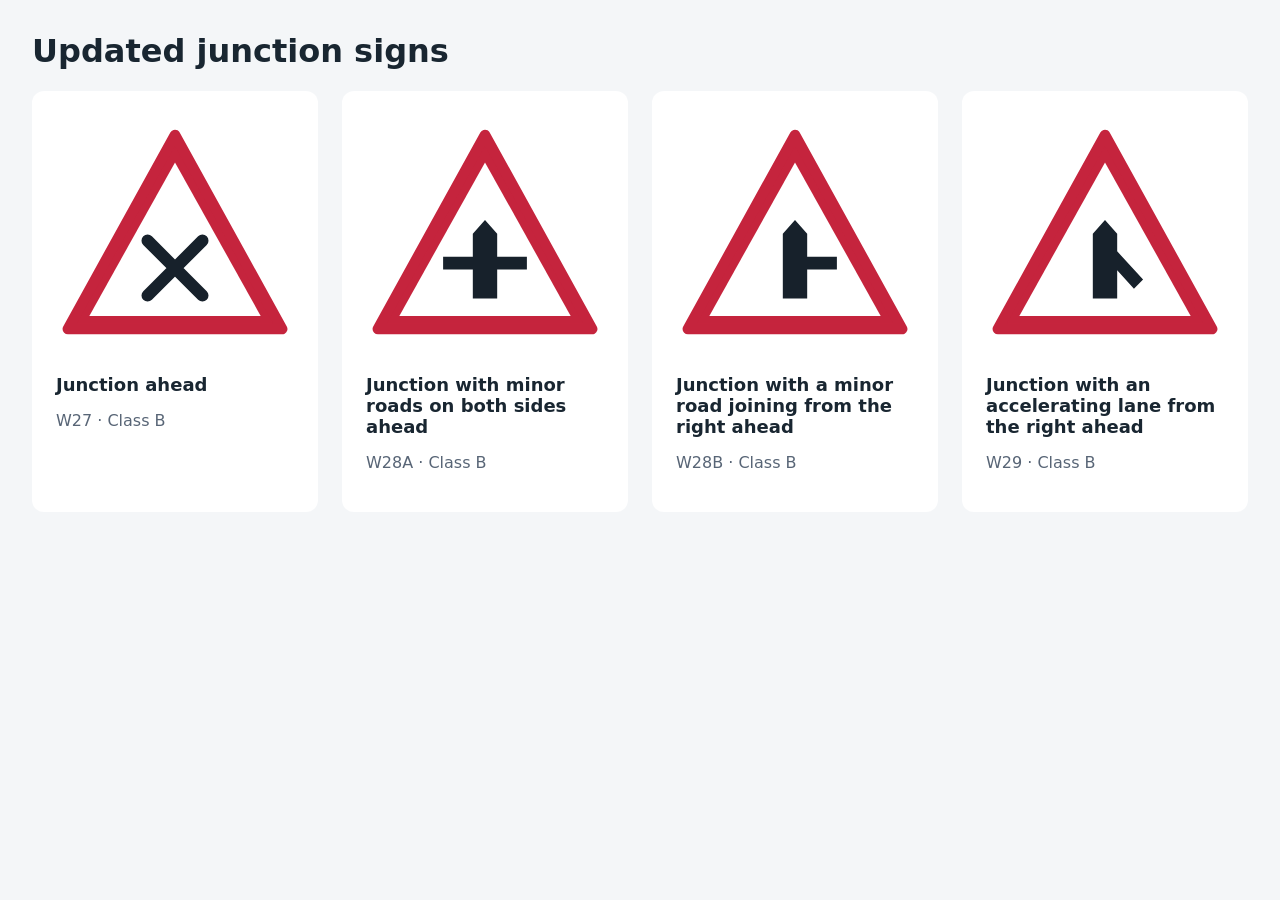
<file: signs/junction-review.html>
<!doctype html><html lang="en"><meta charset="utf-8"><meta name="viewport" content="width=device-width, initial-scale=1"><title>Updated junction signs</title><style>body{margin:32px;background:#f4f6f8;color:#192631;font-family:system-ui}main{display:grid;grid-template-columns:repeat(auto-fit,minmax(220px,1fr));gap:24px}article{background:white;padding:24px;border-radius:12px}img{width:100%;height:240px}h2{font-size:18px}p{color:#586576}</style><h1>Updated junction signs</h1><main><article><img src="svg/w27-crossroads.svg?junction=20261017"><h2>Junction ahead</h2><p>W27 · Class B</p></article><article><img src="svg/w28a-junction-ahead-with-priority.svg?junction=20261017"><h2>Junction with minor roads on both sides ahead</h2><p>W28A · Class B</p></article><article><img src="svg/w28b-side-road-on-right.svg?junction=20261017"><h2>Junction with a minor road joining from the right ahead</h2><p>W28B · Class B</p></article><article><img src="svg/w29-merging-traffic-from-left.svg?junction=20261017"><h2>Junction with an accelerating lane from the right ahead</h2><p>W29 · Class B</p></article></main></html>
</file>
